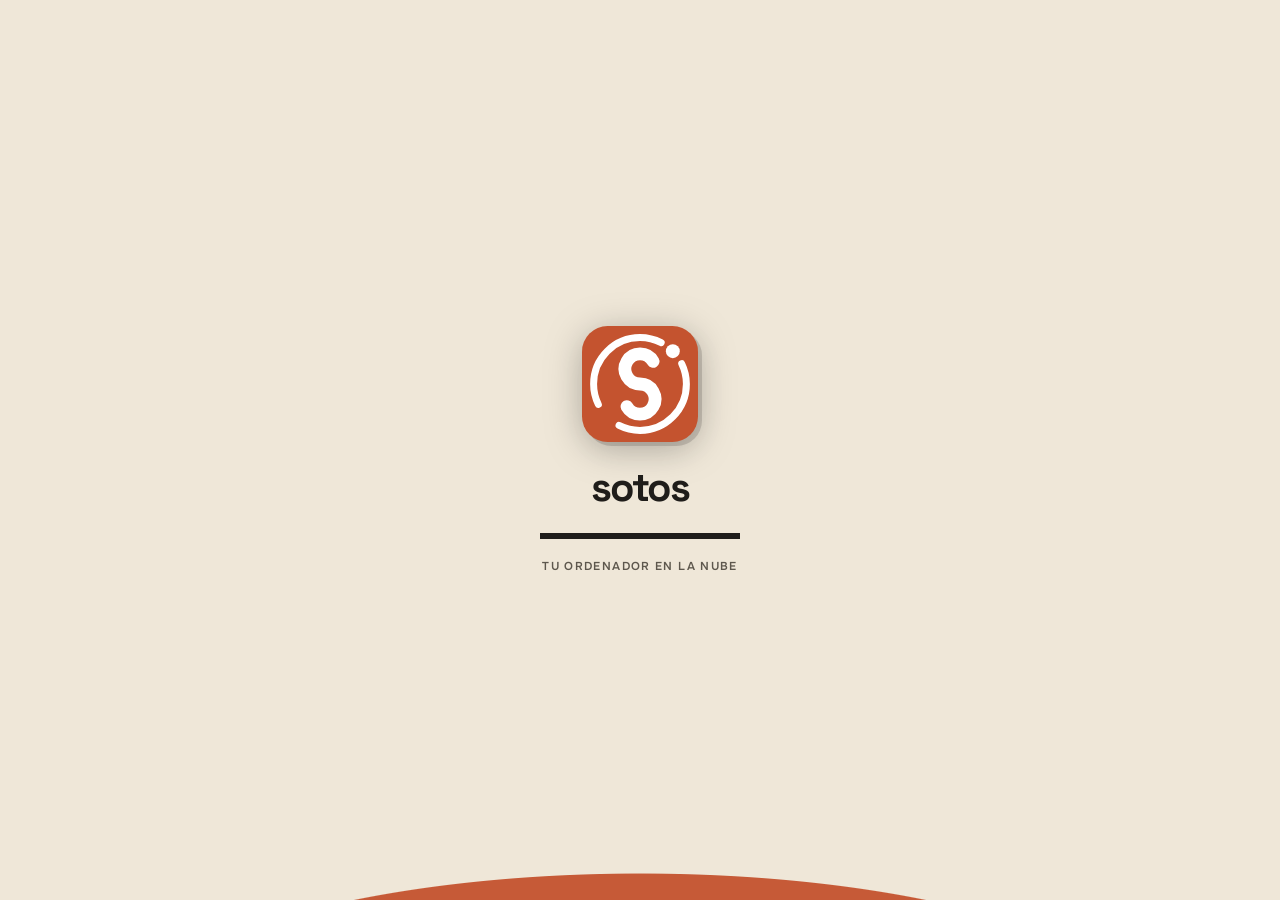
<file: index.html>
<!DOCTYPE html>
<html lang="es">
<head>
  <meta charset="UTF-8" />
  <meta name="viewport" content="width=device-width, initial-scale=1.0" />
  <meta name="author" content="Sebastian Sotomontes" />
  <title>Sotos OS — tu ordenador en la nube</title>
  <link rel="icon" href="data:image/svg+xml,%3Csvg%20xmlns%3D'http%3A%2F%2Fwww.w3.org%2F2000%2Fsvg'%20viewBox%3D'0%200%20100%20100'%3E%3Crect%20width%3D'100'%20height%3D'100'%20rx%3D'22'%20fill%3D'%23c4532f'%2F%3E%3Cg%20fill%3D'none'%20stroke%3D'%23fff'%20stroke-linecap%3D'round'%3E%3Ccircle%20cx%3D'50'%20cy%3D'50'%20r%3D'40'%20stroke-width%3D'6'%20stroke-dasharray%3D'100%2025.66'%20stroke-dashoffset%3D'18.5'%2F%3E%3Cpath%20d%3D'M61.3%2030.5%20A13%2013%200%201%200%2050%2050%20A13%2013%200%201%201%2038.7%2069.5'%20stroke-width%3D'11'%2F%3E%3C%2Fg%3E%3Ccircle%20cx%3D'78.3'%20cy%3D'21.7'%20r%3D'6'%20fill%3D'%23fff'%2F%3E%3C%2Fsvg%3E" />
  <script type="module" crossorigin src="./assets/index-NUmNNO2T.js"></script>
  <link rel="stylesheet" crossorigin href="./assets/index-YD_qAHR-.css">
</head>
<body>
  <!-- Sotos OS · © 2026 Sebastian Sotomontes -->
  <div id="root"></div>
</body>
</html>
</file>
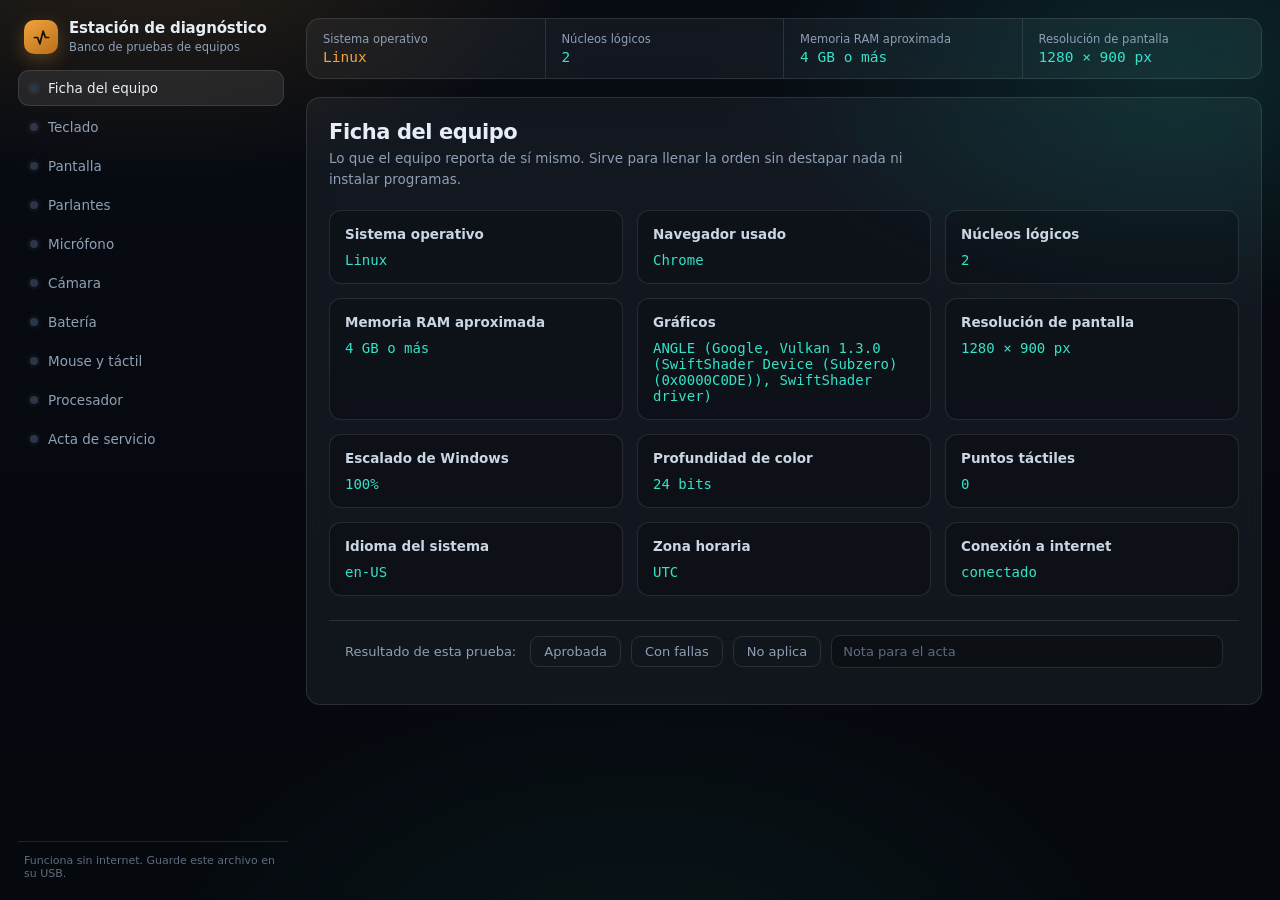
<file: apps/diagnostico/index.html>
<!DOCTYPE html>
<html lang="es">
<head>
<meta charset="utf-8">
<meta name="viewport" content="width=device-width, initial-scale=1">
<title>Estación de diagnóstico · sotomontessebas</title>
<style>
:root{
  --ink:#06090f;
  --ink-2:#0b1220;
  --glass:rgba(255,255,255,.055);
  --glass-2:rgba(255,255,255,.085);
  --line:rgba(255,255,255,.11);
  --text:#e6edf6;
  --muted:#8fa0b6;
  --amber:#f2a33c;
  --teal:#34e3c8;
  --ok:#4ade80;
  --fail:#fb7185;
  --skip:#64748b;
  --r:14px;
  --mono:ui-monospace,"Cascadia Mono","Consolas","SF Mono",monospace;
  --sans:system-ui,-apple-system,"Segoe UI",Roboto,"Helvetica Neue",sans-serif;
}
*{box-sizing:border-box}
html,body{height:100%}
body{
  margin:0;font-family:var(--sans);color:var(--text);
  background:var(--ink);
  -webkit-font-smoothing:antialiased;
}
body::before{
  content:"";position:fixed;inset:0;z-index:-1;
  background:
    radial-gradient(60vw 50vh at 12% -10%, rgba(242,163,60,.16), transparent 60%),
    radial-gradient(55vw 45vh at 92% 8%, rgba(52,227,200,.13), transparent 60%),
    radial-gradient(70vw 60vh at 50% 110%, rgba(52,227,200,.07), transparent 60%),
    linear-gradient(180deg,#070b12 0%,#05080d 100%);
}
button{font-family:inherit}
:focus-visible{outline:2px solid var(--teal);outline-offset:2px;border-radius:8px}

/* ---------- shell ---------- */
.shell{display:grid;grid-template-columns:270px 1fr;min-height:100%;gap:18px;padding:18px;max-width:1500px;margin:0 auto}
.rail{position:sticky;top:18px;align-self:start;height:calc(100vh - 36px);display:flex;flex-direction:column}
.brand{display:flex;align-items:center;gap:11px;padding:2px 6px 16px}
.mark{width:34px;height:34px;border-radius:10px;background:linear-gradient(145deg,var(--amber),#b8701d);display:grid;place-items:center;flex:none;box-shadow:0 6px 18px rgba(242,163,60,.28)}
.mark svg{width:19px;height:19px}
.brand h1{font-size:15px;margin:0;font-weight:640;letter-spacing:-.01em;line-height:1.15}
.brand p{margin:2px 0 0;font-size:11.5px;color:var(--muted)}

.navlist{flex:1;overflow:auto;display:flex;flex-direction:column;gap:3px;padding-right:4px}
.navlist::-webkit-scrollbar{width:6px}
.navlist::-webkit-scrollbar-thumb{background:rgba(255,255,255,.12);border-radius:99px}
.nav{display:flex;align-items:center;gap:10px;width:100%;text-align:left;background:transparent;border:1px solid transparent;color:var(--muted);padding:9px 11px;border-radius:11px;cursor:pointer;font-size:13.5px;transition:background .15s,color .15s}
.nav:hover{background:var(--glass);color:var(--text)}
.nav.on{background:var(--glass-2);border-color:var(--line);color:var(--text);backdrop-filter:blur(14px)}
.nav .dot{width:8px;height:8px;border-radius:99px;background:#2b3648;flex:none;box-shadow:0 0 0 3px rgba(255,255,255,.03)}
.nav[data-state="ok"] .dot{background:var(--ok);box-shadow:0 0 10px rgba(74,222,128,.55)}
.nav[data-state="fail"] .dot{background:var(--fail);box-shadow:0 0 10px rgba(251,113,133,.55)}
.nav[data-state="skip"] .dot{background:var(--skip)}
.nav .n{flex:1}
.railfoot{padding:12px 6px 2px;font-size:11px;color:#5e6c80;border-top:1px solid var(--line);margin-top:10px}

/* ---------- panels ---------- */
.stage{min-width:0;padding-bottom:40px}
.glass{background:var(--glass);border:1px solid var(--line);border-radius:var(--r);backdrop-filter:blur(18px) saturate(140%);-webkit-backdrop-filter:blur(18px) saturate(140%)}
.readout{display:flex;flex-wrap:wrap;gap:0;padding:0;overflow:hidden;margin-bottom:18px}
.cell{flex:1 1 150px;padding:13px 16px;border-right:1px solid var(--line);min-width:0}
.cell:last-child{border-right:0}
.cell .k{font-size:11.5px;color:var(--muted);margin-bottom:3px}
.cell .v{font-family:var(--mono);font-size:14.5px;color:var(--teal);white-space:nowrap;overflow:hidden;text-overflow:ellipsis}
.cell .v.amber{color:var(--amber)}

section.panel{display:none;padding:22px}
section.panel.on{display:block;animation:in .22s ease}
@keyframes in{from{opacity:0;transform:translateY(5px)}to{opacity:1;transform:none}}
@media (prefers-reduced-motion:reduce){section.panel.on{animation:none}}
.panel h2{margin:0 0 4px;font-size:21px;font-weight:620;letter-spacing:-.02em}
.panel .lead{margin:0 0 20px;color:var(--muted);font-size:13.5px;max-width:68ch;line-height:1.55}
.hint{font-size:12.5px;color:#7b8ba1;line-height:1.5}

.btn{background:var(--glass-2);border:1px solid var(--line);color:var(--text);padding:9px 15px;border-radius:10px;cursor:pointer;font-size:13.5px;transition:.15s}
.btn:hover{background:rgba(255,255,255,.14);border-color:rgba(255,255,255,.2)}
.btn.primary{background:linear-gradient(145deg,var(--amber),#d4832a);border-color:transparent;color:#1a1004;font-weight:600}
.btn.primary:hover{filter:brightness(1.08)}
.btn.teal{background:rgba(52,227,200,.14);border-color:rgba(52,227,200,.35);color:var(--teal)}
.btn.teal:hover{background:rgba(52,227,200,.22)}
.btn.sm{padding:6px 11px;font-size:12.5px}
.row{display:flex;flex-wrap:wrap;gap:9px;align-items:center}
.stack{display:flex;flex-direction:column;gap:14px}

/* verdict bar */
.verdict{margin-top:24px;padding:14px 16px;border-top:1px solid var(--line);display:flex;flex-wrap:wrap;gap:10px;align-items:center}
.verdict .q{font-size:13px;color:var(--muted);margin-right:4px}
.vbtn{border:1px solid var(--line);background:transparent;color:var(--muted);padding:7px 13px;border-radius:9px;cursor:pointer;font-size:13px}
.vbtn[data-v="ok"].on{background:rgba(74,222,128,.15);border-color:rgba(74,222,128,.45);color:var(--ok)}
.vbtn[data-v="fail"].on{background:rgba(251,113,133,.15);border-color:rgba(251,113,133,.45);color:var(--fail)}
.vbtn[data-v="skip"].on{background:rgba(148,163,184,.15);border-color:rgba(148,163,184,.4);color:#b6c2d1}
.vbtn:hover{color:var(--text)}
.note{flex:1;min-width:220px;background:rgba(0,0,0,.25);border:1px solid var(--line);border-radius:9px;color:var(--text);padding:8px 11px;font-size:13px;font-family:inherit}
.note::placeholder{color:#5e6c80}

/* keyboard */
.kbwrap{overflow-x:auto;padding:16px;border-radius:12px;background:rgba(0,0,0,.28);border:1px solid var(--line)}
.kb{display:flex;flex-direction:column;gap:6px;min-width:860px}
.kbrow{display:flex;gap:6px}
.kbgroup{display:flex;gap:18px;align-items:flex-start}
.key{height:40px;min-width:40px;border-radius:7px;background:rgba(255,255,255,.06);border:1px solid rgba(255,255,255,.09);border-bottom-width:2px;display:grid;place-items:center;font-size:11px;color:#b9c6d6;padding:0 5px;text-align:center;line-height:1.1;user-select:none;transition:background .08s,color .08s,transform .08s}
.key.hit{background:linear-gradient(145deg,rgba(52,227,200,.85),rgba(20,160,140,.9));color:#04140f;border-color:transparent;font-weight:600}
.key.down{transform:translateY(2px);background:var(--amber);color:#1a1004}
.key.gap{background:transparent;border:0}
.counter{font-family:var(--mono);font-size:13px;color:var(--muted)}
.counter b{color:var(--teal);font-weight:600}

/* screen swatches */
.swatches{display:grid;grid-template-columns:repeat(auto-fill,minmax(96px,1fr));gap:10px}
.sw{height:64px;border-radius:10px;border:1px solid var(--line);cursor:pointer;position:relative;overflow:hidden}
.sw span{position:absolute;left:8px;bottom:6px;font-size:11px;color:#fff;mix-blend-mode:difference}
#fs{position:fixed;inset:0;z-index:999;display:none;place-items:center;cursor:pointer}
#fs.on{display:grid}
#fs .tip{font-size:13px;color:rgba(128,128,128,.85);font-family:var(--mono);mix-blend-mode:difference;pointer-events:none}

/* meters */
.meter{height:12px;border-radius:99px;background:rgba(0,0,0,.35);border:1px solid var(--line);overflow:hidden}
.meter i{display:block;height:100%;width:0%;background:linear-gradient(90deg,var(--teal),var(--amber));transition:width .06s linear}
.bigval{font-family:var(--mono);font-size:30px;color:var(--teal);letter-spacing:-.02em}
.sub{font-size:12.5px;color:var(--muted)}
.grid2{display:grid;grid-template-columns:repeat(auto-fit,minmax(240px,1fr));gap:14px}
.card{padding:15px;border-radius:12px;background:rgba(0,0,0,.22);border:1px solid var(--line)}
.card h3{margin:0 0 10px;font-size:13.5px;font-weight:600;color:#cbd6e4}
video{width:100%;max-width:520px;border-radius:12px;background:#000;border:1px solid var(--line)}
canvas.pad{width:100%;height:230px;border-radius:12px;background:rgba(0,0,0,.3);border:1px solid var(--line);touch-action:none;display:block}
.chips{display:flex;gap:8px;flex-wrap:wrap}
.chip{font-family:var(--mono);font-size:12px;padding:5px 10px;border-radius:8px;background:rgba(0,0,0,.3);border:1px solid var(--line);color:var(--muted)}
.chip.on{background:rgba(52,227,200,.16);border-color:rgba(52,227,200,.4);color:var(--teal)}
.bars{display:flex;align-items:flex-end;gap:4px;height:110px;padding:10px;border-radius:12px;background:rgba(0,0,0,.28);border:1px solid var(--line)}
.bars i{flex:1;background:linear-gradient(180deg,var(--teal),rgba(52,227,200,.25));border-radius:3px 3px 0 0;min-height:2px}
.bars i.slow{background:linear-gradient(180deg,var(--fail),rgba(251,113,133,.25))}

/* form / acta */
.form{display:grid;grid-template-columns:repeat(auto-fit,minmax(230px,1fr));gap:13px}
.field label{display:block;font-size:12px;color:var(--muted);margin-bottom:5px}
.field input,.field select,.field textarea{width:100%;background:rgba(0,0,0,.3);border:1px solid var(--line);border-radius:9px;color:var(--text);padding:9px 11px;font-size:13.5px;font-family:inherit}
.field textarea{min-height:76px;resize:vertical;line-height:1.5}
.field.wide{grid-column:1/-1}
.sigbox{background:#fff;border-radius:10px;overflow:hidden}
canvas.sig{width:100%;height:120px;display:block;touch-action:none;cursor:crosshair}
table.res{width:100%;border-collapse:collapse;font-size:13px}
table.res th,table.res td{text-align:left;padding:8px 10px;border-bottom:1px solid var(--line)}
table.res th{color:var(--muted);font-weight:500;font-size:12px}
.tag{font-size:11.5px;padding:3px 9px;border-radius:99px;border:1px solid}
.tag.ok{color:var(--ok);border-color:rgba(74,222,128,.4);background:rgba(74,222,128,.1)}
.tag.fail{color:var(--fail);border-color:rgba(251,113,133,.4);background:rgba(251,113,133,.1)}
.tag.skip,.tag.pend{color:#9aa8ba;border-color:var(--line);background:rgba(255,255,255,.04)}

@media (max-width:900px){
  .shell{grid-template-columns:1fr;padding:12px}
  .rail{position:static;height:auto}
  .navlist{flex-direction:row;overflow-x:auto;padding-bottom:8px}
  .nav{white-space:nowrap}
  .railfoot{display:none}
}

/* ---------- impresión ---------- */
#paper{display:none}
@media print{
  body{background:#fff;color:#000}
  body::before{display:none}
  .shell{display:none}
  #paper{display:block;font-size:12px;color:#000;padding:0;max-width:none}
  #paper h1{font-size:19px;margin:0 0 2px}
  #paper .sub{color:#555}
  #paper table{width:100%;border-collapse:collapse;margin-top:10px}
  #paper th,#paper td{border:1px solid #bbb;padding:5px 7px;text-align:left;font-size:11px}
  #paper th{background:#f1f1f1}
  #paper .two{display:flex;gap:26px;margin-top:22px}
  #paper .two div{flex:1;text-align:center}
  #paper .two img{max-height:80px;border-bottom:1px solid #000;width:100%;object-fit:contain}
  #paper .hdr{display:flex;justify-content:space-between;align-items:flex-start;border-bottom:2px solid #000;padding-bottom:7px}
  @page{margin:14mm}
}
</style>
</head>
<body>

<div class="shell" id="app">
  <aside class="rail">
    <div class="brand">
      <div class="mark" aria-hidden="true">
        <svg viewBox="0 0 24 24" fill="none" stroke="#1a1004" stroke-width="2.2" stroke-linecap="round" stroke-linejoin="round"><path d="M3 12h4l3 8 4-16 3 8h4"/></svg>
      </div>
      <div>
        <h1>Estación de diagnóstico</h1>
        <p>Banco de pruebas de equipos</p>
      </div>
    </div>

    <div class="navlist" id="navlist"></div>

    <div class="railfoot">
      Funciona sin internet. Guarde este archivo en su USB.
    </div>
  </aside>

  <main class="stage">
    <div class="readout glass" id="readout"></div>

    <!-- ============ SISTEMA ============ -->
    <section class="panel glass on" id="p-sistema">
      <h2>Ficha del equipo</h2>
      <p class="lead">Lo que el equipo reporta de sí mismo. Sirve para llenar la orden sin destapar nada ni instalar programas.</p>
      <div class="grid2" id="sysgrid"></div>
      <div class="verdict" data-for="sistema"></div>
    </section>

    <!-- ============ TECLADO ============ -->
    <section class="panel glass" id="p-teclado">
      <h2>Teclado</h2>
      <p class="lead">Presione cada tecla; se pinta en verde al registrarse. Las que queden grises no están llegando al sistema. La tecla Windows no puede capturarse desde el navegador, pruébela aparte.</p>
      <div class="row" style="margin-bottom:14px">
        <button class="btn sm" id="kbreset">Reiniciar prueba</button>
        <span class="counter" id="kbcount"><b>0</b> de 0 teclas</span>
      </div>
      <div class="kbwrap"><div class="kb" id="kb"></div></div>
      <div class="verdict" data-for="teclado"></div>
    </section>

    <!-- ============ PANTALLA ============ -->
    <section class="panel glass" id="p-pantalla">
      <h2>Pantalla</h2>
      <p class="lead">Abre a pantalla completa. Haga clic o use las flechas para cambiar de color; salga con Esc. Busque puntos fijos, manchas, líneas verticales y zonas con brillo desparejo.</p>
      <div class="swatches" id="swatches"></div>
      <p class="hint" style="margin-top:14px">Un punto negro sobre fondo blanco es píxel muerto. Un punto de color fijo sobre negro es píxel atascado y a veces se recupera con el patrón animado.</p>
      <div class="verdict" data-for="pantalla"></div>
    </section>

    <!-- ============ AUDIO ============ -->
    <section class="panel glass" id="p-audio">
      <h2>Parlantes</h2>
      <p class="lead">Genera un tono por canal para confirmar que ambos parlantes suenan, sin distorsión ni zumbido.</p>
      <div class="row" style="margin-bottom:16px">
        <button class="btn teal" data-pan="-1">Solo izquierdo</button>
        <button class="btn teal" data-pan="1">Solo derecho</button>
        <button class="btn teal" data-pan="0">Ambos</button>
        <button class="btn" id="sweep">Barrido 100 Hz → 12 kHz</button>
        <button class="btn" id="stopaudio">Detener</button>
      </div>
      <div class="card" style="max-width:420px">
        <h3>Frecuencia</h3>
        <input type="range" id="freq" min="60" max="12000" value="440" step="10" style="width:100%">
        <div class="row" style="justify-content:space-between;margin-top:8px">
          <span class="bigval" id="freqval">440 Hz</span>
          <span class="sub" id="audiostate">en silencio</span>
        </div>
      </div>
      <div class="verdict" data-for="audio"></div>
    </section>

    <!-- ============ MICRÓFONO ============ -->
    <section class="panel glass" id="p-microfono">
      <h2>Micrófono</h2>
      <p class="lead">Mide el nivel de entrada en vivo y graba cinco segundos para escuchar cómo se oye realmente.</p>
      <div class="row" style="margin-bottom:16px">
        <button class="btn primary" id="micstart">Activar micrófono</button>
        <button class="btn" id="micrec" disabled>Grabar 5 segundos</button>
        <button class="btn" id="micstop" disabled>Apagar</button>
      </div>
      <div class="card" style="max-width:520px">
        <h3>Nivel de entrada</h3>
        <div class="meter"><i id="miclevel"></i></div>
        <div class="row" style="justify-content:space-between;margin-top:10px">
          <span class="sub" id="micstate">sin activar</span>
          <span class="counter" id="micpeak">pico <b>0</b>%</span>
        </div>
        <audio id="micplay" controls style="width:100%;margin-top:12px;display:none"></audio>
      </div>
      <div class="verdict" data-for="microfono"></div>
    </section>

    <!-- ============ CÁMARA ============ -->
    <section class="panel glass" id="p-camara">
      <h2>Cámara</h2>
      <p class="lead">Vista en vivo para revisar enfoque, color y si el obturador físico está cerrado.</p>
      <div class="row" style="margin-bottom:14px">
        <button class="btn primary" id="camstart">Encender cámara</button>
        <select id="camlist" class="btn" style="display:none"></select>
        <button class="btn" id="camstop" disabled>Apagar</button>
      </div>
      <video id="cam" autoplay playsinline muted></video>
      <div class="verdict" data-for="camara"></div>
    </section>

    <!-- ============ BATERÍA ============ -->
    <section class="panel glass" id="p-bateria">
      <h2>Batería</h2>
      <p class="lead">Carga actual y estado reportado por el equipo. Para salud real de la celda use el informe de batería de Windows; aquí queda el dato del momento.</p>
      <div class="grid2" id="batgrid"></div>
      <div class="card" style="margin-top:14px">
        <h3>Informe completo en Windows</h3>
        <p class="hint">Abra el símbolo del sistema como administrador y ejecute:</p>
        <p style="font-family:var(--mono);font-size:13px;color:var(--amber);margin:8px 0 0">powercfg /batteryreport /output C:\informe.html</p>
      </div>
      <div class="verdict" data-for="bateria"></div>
    </section>

    <!-- ============ MOUSE / TÁCTIL ============ -->
    <section class="panel glass" id="p-puntero">
      <h2>Mouse y panel táctil</h2>
      <p class="lead">Dibuje sobre el área para detectar saltos del cursor, y use los botones y la rueda para confirmar que responden.</p>
      <canvas class="pad" id="pad"></canvas>
      <div class="row" style="margin-top:14px">
        <button class="btn sm" id="padclear">Limpiar</button>
        <div class="chips">
          <span class="chip" id="c-left">clic izquierdo</span>
          <span class="chip" id="c-middle">clic central</span>
          <span class="chip" id="c-right">clic derecho</span>
          <span class="chip" id="c-dbl">doble clic</span>
          <span class="chip" id="c-wheel">rueda</span>
          <span class="chip" id="c-multi">multitáctil</span>
        </div>
      </div>
      <div class="verdict" data-for="puntero"></div>
    </section>

    <!-- ============ CPU ============ -->
    <section class="panel glass" id="p-cpu">
      <h2>Procesador</h2>
      <p class="lead">Carga el procesador en ciclos cortos y grafica el rendimiento de cada uno. Si las barras caen y se quedan abajo, el equipo está recalentando o limitando frecuencia: pasta térmica y ventilación.</p>
      <div class="row" style="margin-bottom:16px">
        <button class="btn primary" id="cpurun">Prueba corta (15 s)</button>
        <button class="btn" id="cpulong">Prueba de calor (60 s)</button>
        <button class="btn" id="cpustop" disabled>Detener</button>
      </div>
      <div class="grid2" style="margin-bottom:14px">
        <div class="card"><h3>Rendimiento actual</h3><div class="bigval" id="cpunow">—</div><div class="sub">millones de operaciones por segundo</div></div>
        <div class="card"><h3>Caída desde el máximo</h3><div class="bigval" id="cpudrop">—</div><div class="sub">más de 25% sostenido sugiere sobrecalentamiento</div></div>
      </div>
      <div class="bars" id="cpubars"></div>
      <div class="verdict" data-for="cpu"></div>
    </section>

    <!-- ============ ACTA ============ -->
    <section class="panel glass" id="p-acta">
      <h2>Acta de recepción y entrega</h2>
      <p class="lead">Llene los datos, firme con el cliente y genere el documento. Se imprime o se guarda como PDF desde el mismo diálogo.</p>

      <div class="form">
        <div class="field"><label for="f-tipo">Tipo de acta</label>
          <select id="f-tipo"><option>Recepción del equipo</option><option>Entrega del equipo</option><option>Diagnóstico en sitio</option></select></div>
        <div class="field"><label for="f-orden">Número de orden</label><input id="f-orden" placeholder="OS-0001"></div>
        <div class="field"><label for="f-fecha">Fecha</label><input id="f-fecha" type="date"></div>
        <div class="field"><label for="f-cliente">Cliente</label><input id="f-cliente" placeholder="Nombre completo"></div>
        <div class="field"><label for="f-doc">Documento o NIT</label><input id="f-doc"></div>
        <div class="field"><label for="f-tel">Teléfono</label><input id="f-tel"></div>
        <div class="field"><label for="f-equipo">Equipo</label><input id="f-equipo" placeholder="Portátil, torre, todo en uno"></div>
        <div class="field"><label for="f-marca">Marca y modelo</label><input id="f-marca"></div>
        <div class="field"><label for="f-serial">Serial</label><input id="f-serial"></div>
        <div class="field wide"><label for="f-acc">Accesorios que se reciben</label><input id="f-acc" placeholder="Cargador, maletín, mouse, clave de acceso"></div>
        <div class="field wide"><label for="f-motivo">Falla reportada por el cliente</label><textarea id="f-motivo"></textarea></div>
        <div class="field wide"><label for="f-obs">Observaciones del técnico</label><textarea id="f-obs" placeholder="Estado físico, golpes, tornillos faltantes, riesgos advertidos al cliente"></textarea></div>
        <div class="field"><label for="f-tec">Técnico responsable</label><input id="f-tec" value="Sebastián Sotomontes"></div>
        <div class="field"><label for="f-valor">Valor aproximado</label><input id="f-valor" placeholder="$ 0"></div>
      </div>

      <div class="grid2" style="margin-top:18px">
        <div class="card"><h3>Firma del cliente</h3><div class="sigbox"><canvas class="sig" id="sig1"></canvas></div><button class="btn sm" style="margin-top:9px" data-clear="sig1">Borrar firma</button></div>
        <div class="card"><h3>Firma del técnico</h3><div class="sigbox"><canvas class="sig" id="sig2"></canvas></div><button class="btn sm" style="margin-top:9px" data-clear="sig2">Borrar firma</button></div>
      </div>

      <h3 style="margin:24px 0 8px;font-size:14px;color:#cbd6e4">Resultados registrados</h3>
      <table class="res" id="restable"></table>

      <div class="row" style="margin-top:20px">
        <button class="btn primary" id="print">Generar acta</button>
        <button class="btn" id="export">Guardar copia en JSON</button>
        <button class="btn" id="reset">Vaciar todo</button>
      </div>
    </section>
  </main>
</div>

<div id="fs"><span class="tip">clic o flechas para cambiar · Esc para salir</span></div>

<!-- documento imprimible -->
<div id="paper"></div>

<script>
"use strict";

/* ============================================================
   Estado y navegación
   ============================================================ */
const TESTS = [
  {id:"sistema",   n:"Ficha del equipo"},
  {id:"teclado",   n:"Teclado"},
  {id:"pantalla",  n:"Pantalla"},
  {id:"audio",     n:"Parlantes"},
  {id:"microfono", n:"Micrófono"},
  {id:"camara",    n:"Cámara"},
  {id:"bateria",   n:"Batería"},
  {id:"puntero",   n:"Mouse y táctil"},
  {id:"cpu",       n:"Procesador"},
  {id:"acta",      n:"Acta de servicio"}
];

const state = { results:{}, sys:{} };
TESTS.forEach(t => { if(t.id!=="acta") state.results[t.id] = {v:null, note:""}; });

const $  = s => document.querySelector(s);
const $$ = s => Array.from(document.querySelectorAll(s));

const navlist = $("#navlist");
TESTS.forEach((t,i) => {
  const b = document.createElement("button");
  b.className = "nav" + (i===0 ? " on" : "");
  b.dataset.id = t.id;
  b.innerHTML = '<span class="dot"></span><span class="n"></span>';
  b.querySelector(".n").textContent = t.n;
  b.addEventListener("click", () => go(t.id));
  navlist.appendChild(b);
});

let current = "sistema";
function go(id){
  current = id;
  $$(".nav").forEach(n => n.classList.toggle("on", n.dataset.id===id));
  $$(".panel").forEach(p => p.classList.toggle("on", p.id==="p"+"-"+id));
  if(id==="acta") drawResults();
  window.scrollTo({top:0,behavior:"instant"});
}

/* barras de veredicto */
$$(".verdict").forEach(v => {
  const id = v.dataset.for;
  v.innerHTML =
    '<span class="q">Resultado de esta prueba:</span>' +
    '<button class="vbtn" data-v="ok">Aprobada</button>' +
    '<button class="vbtn" data-v="fail">Con fallas</button>' +
    '<button class="vbtn" data-v="skip">No aplica</button>' +
    '<input class="note" placeholder="Nota para el acta">';
  v.querySelectorAll(".vbtn").forEach(b => b.addEventListener("click", () => {
    const val = b.dataset.v;
    state.results[id].v = (state.results[id].v===val) ? null : val;
    v.querySelectorAll(".vbtn").forEach(x => x.classList.toggle("on", x.dataset.v===state.results[id].v));
    paintDot(id);
    save();
  }));
  v.querySelector(".note").addEventListener("input", e => { state.results[id].note = e.target.value; save(); });
});

function paintDot(id){
  const n = $('.nav[data-id="'+id+'"]');
  if(!n) return;
  if(state.results[id] && state.results[id].v) n.dataset.state = state.results[id].v;
  else delete n.dataset.state;
}

/* ============================================================
   Ficha del equipo
   ============================================================ */
function gpuInfo(){
  try{
    const c = document.createElement("canvas");
    const gl = c.getContext("webgl") || c.getContext("experimental-webgl");
    if(!gl) return "no disponible";
    const ext = gl.getExtension("WEBGL_debug_renderer_info");
    return ext ? gl.getParameter(ext.UNMASKED_RENDERER_WEBGL) : (gl.getParameter(gl.RENDERER) || "no disponible");
  }catch(e){ return "no disponible"; }
}
function osGuess(){
  const u = navigator.userAgent;
  if(/Windows NT 10/.test(u)) return "Windows 10 u 11";
  if(/Windows NT 6.1/.test(u)) return "Windows 7";
  if(/Windows/.test(u)) return "Windows";
  if(/Mac OS X/.test(u)) return "macOS";
  if(/Android/.test(u)) return "Android";
  if(/iPhone|iPad/.test(u)) return "iOS / iPadOS";
  if(/Linux/.test(u)) return "Linux";
  return "no identificado";
}
function browserGuess(){
  const u = navigator.userAgent;
  if(/Edg\//.test(u)) return "Edge";
  if(/OPR\//.test(u)) return "Opera";
  if(/Chrome\//.test(u)) return "Chrome";
  if(/Firefox\//.test(u)) return "Firefox";
  if(/Safari\//.test(u)) return "Safari";
  return "otro";
}
(function buildSys(){
  const s = state.sys = {
    "Sistema operativo": osGuess(),
    "Navegador usado": browserGuess(),
    "Núcleos lógicos": (navigator.hardwareConcurrency || "no reportado") + "",
    "Memoria RAM aproximada": navigator.deviceMemory ? navigator.deviceMemory + " GB o más" : "no reportada",
    "Gráficos": gpuInfo(),
    "Resolución de pantalla": screen.width + " × " + screen.height + " px",
    "Escalado de Windows": Math.round((window.devicePixelRatio||1)*100) + "%",
    "Profundidad de color": (screen.colorDepth||24) + " bits",
    "Puntos táctiles": (navigator.maxTouchPoints||0) + "",
    "Idioma del sistema": navigator.language || "—",
    "Zona horaria": (Intl.DateTimeFormat().resolvedOptions().timeZone || "—"),
    "Conexión a internet": navigator.onLine ? "conectado" : "sin conexión"
  };
  const top = ["Sistema operativo","Núcleos lógicos","Memoria RAM aproximada","Resolución de pantalla"];
  $("#readout").innerHTML = top.map(k =>
    '<div class="cell"><div class="k">'+k+'</div><div class="v'+(k==="Sistema operativo"?" amber":"")+'">'+esc(s[k])+'</div></div>'
  ).join("");
  $("#sysgrid").innerHTML = Object.keys(s).map(k =>
    '<div class="card"><h3>'+k+'</h3><div style="font-family:var(--mono);font-size:14px;color:var(--teal);word-break:break-word">'+esc(s[k])+'</div></div>'
  ).join("");
})();
function esc(t){ return String(t).replace(/[&<>"]/g, c => ({"&":"&amp;","<":"&lt;",">":"&gt;",'"':"&quot;"}[c])); }

/* ============================================================
   Teclado
   ============================================================ */
const K = (c,l,w) => ({c:c,l:l,w:w||1});
const KB_ROWS = [
  [K("Escape","Esc"),K("","",0.5),K("F1","F1"),K("F2","F2"),K("F3","F3"),K("F4","F4"),K("","",0.4),K("F5","F5"),K("F6","F6"),K("F7","F7"),K("F8","F8"),K("","",0.4),K("F9","F9"),K("F10","F10"),K("F11","F11"),K("F12","F12"),K("","",0.4),K("Delete","Supr"),K("Home","Inicio"),K("End","Fin")],
  [K("Backquote","|°¬"),K("Digit1","1"),K("Digit2","2"),K("Digit3","3"),K("Digit4","4"),K("Digit5","5"),K("Digit6","6"),K("Digit7","7"),K("Digit8","8"),K("Digit9","9"),K("Digit0","0"),K("Minus","'?"),K("Equal","¡¿"),K("Backspace","Retro",2),K("","",0.4),K("NumLock","Bloq"),K("NumpadDivide","/"),K("NumpadMultiply","*"),K("NumpadSubtract","-")],
  [K("Tab","Tab",1.5),K("KeyQ","Q"),K("KeyW","W"),K("KeyE","E"),K("KeyR","R"),K("KeyT","T"),K("KeyY","Y"),K("KeyU","U"),K("KeyI","I"),K("KeyO","O"),K("KeyP","P"),K("BracketLeft","´¨"),K("BracketRight","+*"),K("Enter","Enter",1.5),K("","",0.4),K("Numpad7","7"),K("Numpad8","8"),K("Numpad9","9"),K("NumpadAdd","+")],
  [K("CapsLock","Bloq Mayús",1.8),K("KeyA","A"),K("KeyS","S"),K("KeyD","D"),K("KeyF","F"),K("KeyG","G"),K("KeyH","H"),K("KeyJ","J"),K("KeyK","K"),K("KeyL","L"),K("Semicolon","Ñ"),K("Quote","{["),K("Backslash","}]"),K("","",0.7),K("","",0.4),K("Numpad4","4"),K("Numpad5","5"),K("Numpad6","6"),K("NumpadEnter","Ent")],
  [K("ShiftLeft","Shift",1.4),K("IntlBackslash","<>"),K("KeyZ","Z"),K("KeyX","X"),K("KeyC","C"),K("KeyV","V"),K("KeyB","B"),K("KeyN","N"),K("KeyM","M"),K("Comma",",;"),K("Period",".:"),K("Slash","-_"),K("ShiftRight","Shift",1.9),K("","",0.4),K("Numpad1","1"),K("Numpad2","2"),K("Numpad3","3"),K("","",0.4),K("ArrowUp","↑")],
  [K("ControlLeft","Ctrl",1.3),K("MetaLeft","Win"),K("AltLeft","Alt"),K("Space","Espacio",6),K("AltRight","Alt Gr"),K("ContextMenu","Menú"),K("ControlRight","Ctrl",1.3),K("","",0.4),K("Numpad0","0",2),K("NumpadDecimal","."),K("","",0.4),K("ArrowLeft","←"),K("ArrowDown","↓"),K("ArrowRight","→")]
];
const kbEl = $("#kb");
let kbTotal = 0, kbHit = new Set();
KB_ROWS.forEach(row => {
  const r = document.createElement("div");
  r.className = "kbrow";
  row.forEach(k => {
    const d = document.createElement("div");
    const empty = !k.c;
    d.className = "key" + (empty ? " gap" : "");
    d.style.flex = k.w + " 0 auto";
    d.style.minWidth = (40*k.w + 6*(k.w-1)) + "px";
    if(!empty){ d.dataset.code = k.c; d.textContent = k.l; kbTotal++; }
    r.appendChild(d);
  });
  kbEl.appendChild(r);
});
function kbCount(){ $("#kbcount").innerHTML = "<b>"+kbHit.size+"</b> de "+kbTotal+" teclas"; }
kbCount();
document.addEventListener("keydown", e => {
  if(current!=="teclado") return;
  const tgt = e.target;
  if(tgt && (tgt.tagName==="INPUT"||tgt.tagName==="TEXTAREA"||tgt.tagName==="SELECT")) return;
  const el = kbEl.querySelector('[data-code="'+CSS.escape(e.code)+'"]');
  if(el){ e.preventDefault(); el.classList.add("hit","down"); kbHit.add(e.code); kbCount(); }
});
document.addEventListener("keyup", e => {
  const el = kbEl.querySelector('[data-code="'+CSS.escape(e.code)+'"]');
  if(el) el.classList.remove("down");
});
$("#kbreset").addEventListener("click", () => {
  kbHit.clear();
  kbEl.querySelectorAll(".key").forEach(k => k.classList.remove("hit","down"));
  kbCount();
});

/* ============================================================
   Pantalla
   ============================================================ */
const SW = [
  {n:"Blanco", c:"#ffffff"}, {n:"Negro", c:"#000000"}, {n:"Rojo", c:"#ff0000"},
  {n:"Verde", c:"#00ff00"}, {n:"Azul", c:"#0000ff"}, {n:"Cian", c:"#00ffff"},
  {n:"Magenta", c:"#ff00ff"}, {n:"Amarillo", c:"#ffff00"}, {n:"Gris medio", c:"#808080"},
  {n:"Degradado", c:"linear-gradient(90deg,#000,#fff)"},
  {n:"Cuadrícula", c:"repeating-conic-gradient(#000 0% 25%, #fff 0% 50%) 50%/22px 22px"},
  {n:"Antipíxel", c:"anim"}
];
const fs = $("#fs");
let swIdx = 0, animTimer = null;
$("#swatches").innerHTML = SW.map((s,i) =>
  '<div class="sw" data-i="'+i+'" style="background:'+(s.c==="anim"?"#111":s.c)+'"><span>'+s.n+'</span></div>'
).join("");
$$(".sw").forEach(el => el.addEventListener("click", () => openFs(+el.dataset.i)));
function paintFs(){
  const s = SW[swIdx];
  clearInterval(animTimer); animTimer = null;
  if(s.c==="anim"){
    const cols = ["#ff0000","#00ff00","#0000ff","#ffffff","#000000"];
    let i = 0;
    animTimer = setInterval(() => { fs.style.background = cols[i++ % cols.length]; }, 90);
  } else fs.style.background = s.c;
}
function openFs(i){
  swIdx = i; fs.classList.add("on"); paintFs();
  if(document.documentElement.requestFullscreen) document.documentElement.requestFullscreen().catch(()=>{});
}
function closeFs(){
  fs.classList.remove("on");
  clearInterval(animTimer); animTimer = null;
  if(document.fullscreenElement && document.exitFullscreen) document.exitFullscreen().catch(()=>{});
}
fs.addEventListener("click", () => { swIdx = (swIdx+1) % SW.length; paintFs(); });
document.addEventListener("keydown", e => {
  if(!fs.classList.contains("on")) return;
  if(e.key==="Escape"){ closeFs(); }
  else if(e.key==="ArrowRight"||e.key===" "){ e.preventDefault(); swIdx=(swIdx+1)%SW.length; paintFs(); }
  else if(e.key==="ArrowLeft"){ e.preventDefault(); swIdx=(swIdx-1+SW.length)%SW.length; paintFs(); }
});

/* ============================================================
   Parlantes
   ============================================================ */
let ac = null, osc = null, gain = null, panner = null, sweepTimer = null;
function audioOn(pan){
  if(!ac) ac = new (window.AudioContext||window.webkitAudioContext)();
  if(ac.state==="suspended") ac.resume();
  audioOff(true);
  osc = ac.createOscillator();
  gain = ac.createGain();
  osc.type = "sine";
  osc.frequency.value = +$("#freq").value;
  gain.gain.value = 0.12;
  if(ac.createStereoPanner){ panner = ac.createStereoPanner(); panner.pan.value = pan; osc.connect(gain).connect(panner).connect(ac.destination); }
  else osc.connect(gain).connect(ac.destination);
  osc.start();
  const t = pan<0 ? "izquierdo" : pan>0 ? "derecho" : "ambos canales";
  $("#audiostate").textContent = "sonando en " + t;
}
function audioOff(quiet){
  clearInterval(sweepTimer); sweepTimer = null;
  if(osc){ try{ osc.stop(); }catch(e){} osc.disconnect(); osc = null; }
  if(!quiet) $("#audiostate").textContent = "en silencio";
}
$$("[data-pan]").forEach(b => b.addEventListener("click", () => audioOn(+b.dataset.pan)));
$("#stopaudio").addEventListener("click", () => audioOff());
$("#freq").addEventListener("input", e => {
  $("#freqval").textContent = e.target.value + " Hz";
  if(osc) osc.frequency.value = +e.target.value;
});
$("#sweep").addEventListener("click", () => {
  audioOn(0);
  let f = 100;
  $("#audiostate").textContent = "barrido en curso";
  sweepTimer = setInterval(() => {
    f = Math.round(f * 1.06);
    if(f > 12000){ audioOff(); return; }
    $("#freq").value = Math.min(f,12000);
    $("#freqval").textContent = f + " Hz";
    if(osc) osc.frequency.value = f;
  }, 60);
});

/* ============================================================
   Micrófono
   ============================================================ */
let micStream = null, micRaf = null, micRec = null, micPeak = 0;
$("#micstart").addEventListener("click", async () => {
  try{
    micStream = await navigator.mediaDevices.getUserMedia({audio:true});
    if(!ac) ac = new (window.AudioContext||window.webkitAudioContext)();
    if(ac.state==="suspended") ac.resume();
    const src = ac.createMediaStreamSource(micStream);
    const an = ac.createAnalyser(); an.fftSize = 1024;
    src.connect(an);
    const buf = new Uint8Array(an.fftSize);
    $("#micstate").textContent = "escuchando";
    $("#micrec").disabled = false; $("#micstop").disabled = false; $("#micstart").disabled = true;
    (function loop(){
      an.getByteTimeDomainData(buf);
      let sum = 0;
      for(let i=0;i<buf.length;i++){ const v=(buf[i]-128)/128; sum += v*v; }
      const rms = Math.min(100, Math.round(Math.sqrt(sum/buf.length)*320));
      $("#miclevel").style.width = rms + "%";
      if(rms > micPeak){ micPeak = rms; $("#micpeak").innerHTML = "pico <b>"+rms+"</b>%"; }
      micRaf = requestAnimationFrame(loop);
    })();
  }catch(err){
    $("#micstate").textContent = "el navegador negó el acceso al micrófono";
  }
});
$("#micrec").addEventListener("click", () => {
  if(!micStream || !window.MediaRecorder) return;
  const chunks = [];
  micRec = new MediaRecorder(micStream);
  micRec.ondataavailable = e => chunks.push(e.data);
  micRec.onstop = () => {
    const url = URL.createObjectURL(new Blob(chunks));
    const a = $("#micplay"); a.src = url; a.style.display = "block";
    $("#micstate").textContent = "grabación lista, reprodúzcala";
  };
  micRec.start();
  $("#micstate").textContent = "grabando…";
  setTimeout(() => { if(micRec && micRec.state!=="inactive") micRec.stop(); }, 5000);
});
$("#micstop").addEventListener("click", () => {
  if(micRaf) cancelAnimationFrame(micRaf);
  if(micStream) micStream.getTracks().forEach(t => t.stop());
  micStream = null; micPeak = 0;
  $("#miclevel").style.width = "0%";
  $("#micstate").textContent = "apagado";
  $("#micstart").disabled = false; $("#micrec").disabled = true; $("#micstop").disabled = true;
});

/* ============================================================
   Cámara
   ============================================================ */
let camStream = null;
$("#camstart").addEventListener("click", async () => {
  try{
    camStream = await navigator.mediaDevices.getUserMedia({video:true});
    $("#cam").srcObject = camStream;
    $("#camstop").disabled = false; $("#camstart").disabled = true;
    const devs = (await navigator.mediaDevices.enumerateDevices()).filter(d => d.kind==="videoinput");
    if(devs.length > 1){
      const sel = $("#camlist");
      sel.style.display = "inline-block";
      sel.innerHTML = devs.map((d,i) => '<option value="'+d.deviceId+'">'+esc(d.label || ("Cámara "+(i+1)))+'</option>').join("");
      sel.onchange = async () => {
        if(camStream) camStream.getTracks().forEach(t => t.stop());
        camStream = await navigator.mediaDevices.getUserMedia({video:{deviceId:{exact:sel.value}}});
        $("#cam").srcObject = camStream;
      };
    }
  }catch(err){ alert("No se pudo abrir la cámara: " + err.name); }
});
$("#camstop").addEventListener("click", () => {
  if(camStream) camStream.getTracks().forEach(t => t.stop());
  camStream = null; $("#cam").srcObject = null;
  $("#camstop").disabled = true; $("#camstart").disabled = false;
});

/* ============================================================
   Batería
   ============================================================ */
(function bat(){
  const g = $("#batgrid");
  if(!navigator.getBattery){
    g.innerHTML = '<div class="card"><h3>No disponible</h3><div class="sub">Este navegador no entrega datos de batería. Use Chrome o Edge, o el informe de powercfg.</div></div>';
    return;
  }
  navigator.getBattery().then(b => {
    const fmt = s => (!isFinite(s) || s===0) ? "—" : Math.floor(s/3600)+" h "+Math.floor((s%3600)/60)+" min";
    const render = () => {
      g.innerHTML =
        '<div class="card"><h3>Carga actual</h3><div class="bigval">'+Math.round(b.level*100)+'%</div></div>'+
        '<div class="card"><h3>Estado</h3><div class="bigval" style="color:var(--amber)">'+(b.charging?"Cargando":"En batería")+'</div></div>'+
        '<div class="card"><h3>Tiempo para carga completa</h3><div class="bigval">'+fmt(b.chargingTime)+'</div></div>'+
        '<div class="card"><h3>Autonomía restante</h3><div class="bigval">'+fmt(b.dischargingTime)+'</div></div>';
    };
    render();
    ["levelchange","chargingchange","chargingtimechange","dischargingtimechange"].forEach(ev => b.addEventListener(ev, render));
  }).catch(() => { g.innerHTML = '<div class="card"><h3>No disponible</h3><div class="sub">El equipo no reportó batería. Puede ser de escritorio.</div></div>'; });
})();

/* ============================================================
   Mouse y táctil
   ============================================================ */
(function pad(){
  const c = $("#pad"), ctx = c.getContext("2d");
  const pts = new Map();
  function size(){
    const dpr = window.devicePixelRatio || 1;
    c.width = c.clientWidth * dpr; c.height = c.clientHeight * dpr;
    ctx.setTransform(dpr,0,0,dpr,0,0);
    ctx.lineCap = "round"; ctx.lineJoin = "round"; ctx.lineWidth = 2.2;
  }
  window.addEventListener("resize", size);
  setTimeout(size, 60);
  const mark = id => { const el = $("#"+id); if(el) el.classList.add("on"); };
  c.addEventListener("pointerdown", e => {
    c.setPointerCapture(e.pointerId);
    pts.set(e.pointerId, {x:e.offsetX, y:e.offsetY});
    if(e.button===0) mark("c-left");
    if(e.button===1) mark("c-middle");
    if(e.button===2) mark("c-right");
    if(pts.size > 1) mark("c-multi");
  });
  c.addEventListener("pointermove", e => {
    const p = pts.get(e.pointerId);
    if(!p) return;
    ctx.strokeStyle = e.pointerType==="touch" ? "#f2a33c" : "#34e3c8";
    ctx.beginPath(); ctx.moveTo(p.x, p.y); ctx.lineTo(e.offsetX, e.offsetY); ctx.stroke();
    pts.set(e.pointerId, {x:e.offsetX, y:e.offsetY});
  });
  ["pointerup","pointercancel","pointerleave"].forEach(ev => c.addEventListener(ev, e => pts.delete(e.pointerId)));
  c.addEventListener("contextmenu", e => { e.preventDefault(); mark("c-right"); });
  c.addEventListener("dblclick", () => mark("c-dbl"));
  c.addEventListener("wheel", e => { e.preventDefault(); mark("c-wheel"); }, {passive:false});
  c.addEventListener("auxclick", e => { if(e.button===1) mark("c-middle"); });
  $("#padclear").addEventListener("click", () => {
    ctx.clearRect(0,0,c.width,c.height);
    $$("#p-puntero .chip").forEach(ch => ch.classList.remove("on"));
  });
})();

/* ============================================================
   Procesador
   ============================================================ */
(function cpu(){
  const bars = $("#cpubars");
  let running = false, samples = [], best = 0;
  function chunk(){
    const t0 = performance.now();
    let x = 0;
    for(let i=0;i<3e6;i++){ x += Math.sqrt(i) * Math.sin(i) + (i^3); }
    const ms = performance.now() - t0;
    if(x === Infinity) console.log(x);
    return 3 / (ms/1000) / 1e0; // millones de ops por segundo
  }
  function draw(){
    bars.innerHTML = samples.map(s => {
      const h = Math.max(3, Math.round((s/best)*100));
      const slow = s < best*0.75;
      return '<i class="'+(slow?"slow":"")+'" style="height:'+h+'%"></i>';
    }).join("");
  }
  function run(seconds){
    if(running) return;
    running = true; samples = []; best = 0;
    $("#cpustop").disabled = false;
    const end = performance.now() + seconds*1000;
    (function step(){
      if(!running || performance.now() > end){ stop(); return; }
      const v = chunk();
      samples.push(v);
      if(v > best) best = v;
      $("#cpunow").textContent = v.toFixed(1);
      const last = samples.slice(-4);
      const avg = last.reduce((a,b)=>a+b,0)/last.length;
      const drop = Math.max(0, Math.round((1 - avg/best)*100));
      $("#cpudrop").textContent = drop + "%";
      $("#cpudrop").style.color = drop > 25 ? "var(--fail)" : "var(--teal)";
      draw();
      setTimeout(step, 16);
    })();
  }
  function stop(){ running = false; $("#cpustop").disabled = true; }
  $("#cpurun").addEventListener("click", () => run(15));
  $("#cpulong").addEventListener("click", () => run(60));
  $("#cpustop").addEventListener("click", stop);
})();

/* ============================================================
   Firmas
   ============================================================ */
function signature(id){
  const c = document.getElementById(id), ctx = c.getContext("2d");
  let drawing = false;
  function size(){
    const dpr = window.devicePixelRatio || 1;
    const data = c.toDataURL();
    c.width = c.clientWidth * dpr; c.height = c.clientHeight * dpr;
    ctx.setTransform(dpr,0,0,dpr,0,0);
    ctx.lineWidth = 1.9; ctx.lineCap = "round"; ctx.strokeStyle = "#111";
    const img = new Image(); img.onload = () => ctx.drawImage(img,0,0,c.clientWidth,c.clientHeight); img.src = data;
  }
  setTimeout(size, 60);
  c.addEventListener("pointerdown", e => { drawing = true; c.setPointerCapture(e.pointerId); ctx.beginPath(); ctx.moveTo(e.offsetX, e.offsetY); });
  c.addEventListener("pointermove", e => { if(!drawing) return; ctx.lineTo(e.offsetX, e.offsetY); ctx.stroke(); });
  ["pointerup","pointercancel","pointerleave"].forEach(ev => c.addEventListener(ev, () => drawing = false));
  return c;
}
signature("sig1"); signature("sig2");
$$("[data-clear]").forEach(b => b.addEventListener("click", () => {
  const c = document.getElementById(b.dataset.clear);
  c.getContext("2d").clearRect(0,0,c.width,c.height);
}));

/* ============================================================
   Acta
   ============================================================ */
const FIELDS = ["f-tipo","f-orden","f-fecha","f-cliente","f-doc","f-tel","f-equipo","f-marca","f-serial","f-acc","f-motivo","f-obs","f-tec","f-valor"];
const LABEL = {v:{ok:"Aprobada", fail:"Con fallas", skip:"No aplica"}};
$("#f-fecha").value = new Date().toISOString().slice(0,10);
FIELDS.forEach(f => { const el = document.getElementById(f); if(el) el.addEventListener("input", save); });

function drawResults(){
  const rows = TESTS.filter(t => t.id!=="acta").map(t => {
    const r = state.results[t.id];
    const cls = r.v || "pend";
    const txt = r.v ? LABEL.v[r.v] : "Sin registrar";
    return '<tr><td>'+t.n+'</td><td><span class="tag '+cls+'">'+txt+'</span></td><td style="color:var(--muted)">'+esc(r.note||"—")+'</td></tr>';
  }).join("");
  $("#restable").innerHTML = '<thead><tr><th>Prueba</th><th>Resultado</th><th>Nota</th></tr></thead><tbody>'+rows+'</tbody>';
}

function val(id){ const el = document.getElementById(id); return el ? el.value.trim() : ""; }

function buildPaper(){
  const kbLine = kbHit.size ? (kbHit.size + " de " + kbTotal + " teclas respondieron") : "prueba de teclado no ejecutada";
  const rows = TESTS.filter(t => t.id!=="acta").map(t => {
    const r = state.results[t.id];
    return '<tr><td>'+t.n+'</td><td>'+(r.v ? LABEL.v[r.v] : "Sin registrar")+'</td><td>'+esc(r.note||"")+'</td></tr>';
  }).join("");
  const sysRows = Object.keys(state.sys).slice(0,8).map(k => '<tr><td>'+k+'</td><td>'+esc(state.sys[k])+'</td></tr>').join("");

  $("#paper").innerHTML =
    '<div class="hdr"><div><h1>'+esc(val("f-tipo"))+'</h1>'+
      '<div class="sub">sotomontessebas · soporte técnico — sotomontes.com</div></div>'+
      '<div style="text-align:right"><div><b>Orden '+esc(val("f-orden")||"—")+'</b></div><div class="sub">'+esc(val("f-fecha"))+'</div></div></div>'+

    '<table><tr><th style="width:22%">Cliente</th><td>'+esc(val("f-cliente"))+'</td><th style="width:18%">Documento</th><td>'+esc(val("f-doc"))+'</td></tr>'+
    '<tr><th>Teléfono</th><td>'+esc(val("f-tel"))+'</td><th>Valor aproximado</th><td>'+esc(val("f-valor"))+'</td></tr>'+
    '<tr><th>Equipo</th><td>'+esc(val("f-equipo"))+'</td><th>Marca y modelo</th><td>'+esc(val("f-marca"))+'</td></tr>'+
    '<tr><th>Serial</th><td>'+esc(val("f-serial"))+'</td><th>Accesorios</th><td>'+esc(val("f-acc"))+'</td></tr></table>'+

    '<p style="margin:12px 0 2px"><b>Falla reportada por el cliente</b></p><p>'+esc(val("f-motivo")||"—")+'</p>'+
    '<p style="margin:10px 0 2px"><b>Observaciones del técnico</b></p><p>'+esc(val("f-obs")||"—")+'</p>'+

    '<p style="margin:14px 0 2px"><b>Pruebas realizadas</b></p>'+
    '<table><tr><th>Prueba</th><th style="width:20%">Resultado</th><th style="width:40%">Nota</th></tr>'+rows+'</table>'+
    '<p class="sub" style="margin-top:6px">Teclado: '+kbLine+'.</p>'+

    '<p style="margin:14px 0 2px"><b>Datos del sistema al momento de la revisión</b></p>'+
    '<table>'+sysRows+'</table>'+

    '<p class="sub" style="margin-top:14px">El cliente declara que entrega el equipo en las condiciones descritas y autoriza la revisión. '+
    'Los equipos no reclamados dentro de los 30 días siguientes al aviso de entrega generan costo de bodegaje. '+
    'No se responde por información no respaldada previamente por el cliente.</p>'+

    '<div class="two"><div><img src="'+document.getElementById("sig1").toDataURL()+'"><div>'+esc(val("f-cliente")||"Cliente")+'</div><div class="sub">Firma del cliente</div></div>'+
    '<div><img src="'+document.getElementById("sig2").toDataURL()+'"><div>'+esc(val("f-tec")||"Técnico")+'</div><div class="sub">Técnico responsable</div></div></div>';
}

$("#print").addEventListener("click", () => { buildPaper(); setTimeout(() => window.print(), 120); });

$("#export").addEventListener("click", () => {
  const data = {generado:new Date().toISOString(), equipo:state.sys, pruebas:state.results, teclado:{ok:kbHit.size,total:kbTotal}, acta:{}};
  FIELDS.forEach(f => data.acta[f.replace("f-","")] = val(f));
  const blob = new Blob([JSON.stringify(data,null,2)], {type:"application/json"});
  const a = document.createElement("a");
  a.href = URL.createObjectURL(blob);
  a.download = (val("f-orden")||"diagnostico") + ".json";
  a.click();
});

$("#reset").addEventListener("click", () => {
  if(!confirm("Se borran las pruebas y los datos del acta. ¿Continuar?")) return;
  try{ localStorage.removeItem("sse-diag"); }catch(e){}
  location.reload();
});

/* ============================================================
   Guardado local (tolerante: en USB puede no estar disponible)
   ============================================================ */
function save(){
  try{
    const d = {results:state.results, acta:{}};
    FIELDS.forEach(f => d.acta[f] = val(f));
    localStorage.setItem("sse-diag", JSON.stringify(d));
  }catch(e){}
}
(function load(){
  try{
    const raw = localStorage.getItem("sse-diag");
    if(!raw) return;
    const d = JSON.parse(raw);
    if(d.results) Object.keys(d.results).forEach(k => {
      if(!state.results[k]) return;
      state.results[k] = d.results[k];
      paintDot(k);
      const v = document.querySelector('.verdict[data-for="'+k+'"]');
      if(v){
        v.querySelectorAll(".vbtn").forEach(x => x.classList.toggle("on", x.dataset.v===d.results[k].v));
        v.querySelector(".note").value = d.results[k].note || "";
      }
    });
    if(d.acta) Object.keys(d.acta).forEach(f => { const el = document.getElementById(f); if(el && d.acta[f]) el.value = d.acta[f]; });
  }catch(e){}
})();

drawResults();
</script>
</body>
</html>
</file>
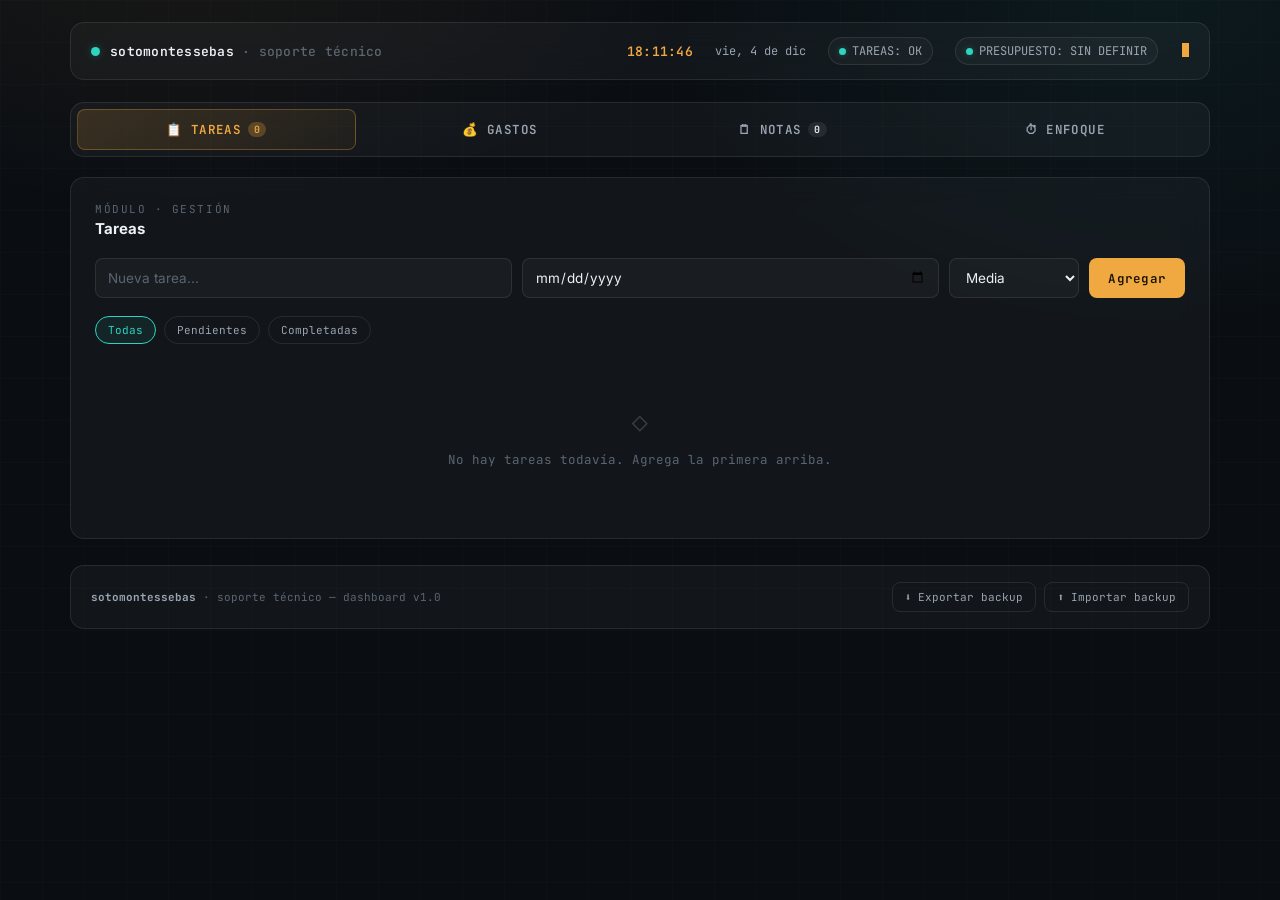
<file: apps/panel/index.html>
<!DOCTYPE html>
<html lang="es">
<head>
<meta charset="UTF-8">
<meta name="viewport" content="width=device-width, initial-scale=1.0">
<title>sotomontessebas · dashboard</title>
<link rel="preconnect" href="https://fonts.googleapis.com">
<link rel="preconnect" href="https://fonts.gstatic.com" crossorigin>
<link href="https://fonts.googleapis.com/css2?family=JetBrains+Mono:wght@400;500;600;700&family=Inter:wght@400;500;600;700&display=swap" rel="stylesheet">
<style>
  :root{
    --bg-void:#0a0e13;
    --bg-void-2:#0d1219;
    --bg-panel: rgba(255,255,255,0.035);
    --bg-panel-hi: rgba(255,255,255,0.06);
    --border-glass: rgba(255,255,255,0.09);
    --border-glass-hi: rgba(255,255,255,0.16);
    --amber:#f0a940;
    --amber-dim:#c9862f;
    --amber-glow: rgba(240,169,64,0.35);
    --teal:#2dd4bf;
    --teal-dim:#1f9c8f;
    --teal-glow: rgba(45,212,191,0.3);
    --danger:#e6553f;
    --danger-dim:#b5402f;
    --text-hi:#eef1f5;
    --text-mid:#9aa5b1;
    --text-low:#5b6672;
    --mono: 'JetBrains Mono', ui-monospace, 'SF Mono', Consolas, monospace;
    --sans: 'Inter', ui-sans-serif, system-ui, -apple-system, sans-serif;
    --radius: 14px;
    --radius-sm: 8px;
  }

  *{box-sizing:border-box; margin:0; padding:0;}

  html,body{height:100%;}

  body{
    font-family: var(--sans);
    background:
      radial-gradient(ellipse 900px 500px at 15% -10%, rgba(240,169,64,0.07), transparent 60%),
      radial-gradient(ellipse 900px 600px at 90% 0%, rgba(45,212,191,0.06), transparent 55%),
      var(--bg-void);
    color: var(--text-hi);
    min-height:100vh;
    position:relative;
    overflow-x:hidden;
  }

  body::before{
    content:"";
    position:fixed; inset:0;
    background-image:
      linear-gradient(rgba(255,255,255,0.015) 1px, transparent 1px),
      linear-gradient(90deg, rgba(255,255,255,0.015) 1px, transparent 1px);
    background-size: 42px 42px;
    pointer-events:none;
    z-index:0;
  }

  .wrap{
    position:relative;
    z-index:1;
    max-width: 1180px;
    margin: 0 auto;
    padding: 22px 20px 60px;
  }

  /* ---------- STATUS HEADER ---------- */
  .statusbar{
    display:flex;
    align-items:center;
    justify-content:space-between;
    gap:16px;
    flex-wrap:wrap;
    background: var(--bg-panel);
    border:1px solid var(--border-glass);
    border-radius: var(--radius);
    padding: 14px 20px;
    backdrop-filter: blur(14px);
    -webkit-backdrop-filter: blur(14px);
    margin-bottom: 22px;
  }

  .brand{
    display:flex;
    align-items:center;
    gap:10px;
    font-family: var(--mono);
  }

  .brand-dot{
    width:9px; height:9px; border-radius:50%;
    background: var(--teal);
    box-shadow: 0 0 10px var(--teal-glow);
    animation: pulse 2.4s ease-in-out infinite;
  }

  @keyframes pulse{
    0%,100%{ opacity:1; transform:scale(1); }
    50%{ opacity:.55; transform:scale(0.82); }
  }

  .brand-text{
    font-size: 13px;
    font-weight:600;
    letter-spacing: 0.02em;
    color: var(--text-hi);
  }
  .brand-text span{ color: var(--text-low); font-weight:500; }

  .status-mid{
    display:flex;
    align-items:center;
    gap: 22px;
    font-family: var(--mono);
    font-size: 12px;
    color: var(--text-mid);
    flex-wrap:wrap;
  }

  .status-clock{
    color: var(--amber);
    font-weight:600;
    font-size:13px;
    letter-spacing: 0.02em;
  }

  .status-chip{
    display:flex; align-items:center; gap:6px;
    padding: 5px 10px;
    border-radius: 999px;
    background: rgba(255,255,255,0.03);
    border: 1px solid var(--border-glass);
  }
  .status-chip .led{
    width:7px;height:7px;border-radius:50%;
    background: var(--teal);
    box-shadow: 0 0 6px var(--teal-glow);
  }
  .status-chip.warn .led{ background: var(--amber); box-shadow:0 0 6px var(--amber-glow); }
  .status-chip.crit .led{ background: var(--danger); box-shadow:0 0 6px rgba(230,85,63,0.4); }

  .cursor{
    display:inline-block;
    width:7px; height:14px;
    background: var(--amber);
    margin-left:2px;
    animation: blink 1.1s steps(1) infinite;
    vertical-align: -2px;
  }
  @keyframes blink{ 50%{ opacity:0; } }

  @media (prefers-reduced-motion: reduce){
    .brand-dot, .cursor{ animation:none; }
  }

  /* ---------- NAV ---------- */
  .nav{
    display:flex;
    gap:6px;
    background: var(--bg-panel);
    border:1px solid var(--border-glass);
    border-radius: var(--radius);
    padding: 6px;
    margin-bottom: 20px;
    overflow-x:auto;
  }
  .nav button{
    flex:1;
    min-width: 110px;
    padding: 11px 14px;
    border-radius: var(--radius-sm);
    border:none;
    background:transparent;
    color: var(--text-mid);
    font-family: var(--mono);
    font-size: 12.5px;
    font-weight:600;
    letter-spacing:0.03em;
    cursor:pointer;
    transition: all .18s ease;
    display:flex; align-items:center; justify-content:center; gap:7px;
  }
  .nav button:hover{ color: var(--text-hi); background: rgba(255,255,255,0.04); }
  .nav button.active{
    background: linear-gradient(135deg, rgba(240,169,64,0.16), rgba(240,169,64,0.05));
    color: var(--amber);
    border: 1px solid rgba(240,169,64,0.3);
  }
  .nav button .tag-count{
    background: rgba(255,255,255,0.08);
    color: var(--text-hi);
    font-size:10px;
    padding: 1px 6px;
    border-radius: 999px;
  }
  .nav button.active .tag-count{ background: rgba(240,169,64,0.25); color:var(--amber); }

  /* ---------- PANEL ---------- */
  .panel{
    background: var(--bg-panel);
    border: 1px solid var(--border-glass);
    border-radius: var(--radius);
    padding: 24px;
    backdrop-filter: blur(14px);
    -webkit-backdrop-filter: blur(14px);
    display:none;
    animation: fadeIn .25s ease;
  }
  .panel.active{ display:block; }
  @keyframes fadeIn{ from{opacity:0; transform:translateY(4px);} to{opacity:1; transform:translateY(0);} }

  .panel-head{
    display:flex;
    justify-content:space-between;
    align-items:flex-end;
    margin-bottom: 20px;
    flex-wrap:wrap;
    gap:10px;
  }
  .panel-title{
    font-family: var(--mono);
    font-size: 11px;
    letter-spacing: 0.14em;
    text-transform:uppercase;
    color: var(--text-low);
  }
  .panel-title b{ color: var(--text-hi); font-size:15px; letter-spacing:normal; text-transform:none; display:block; margin-top:3px; font-family:var(--sans); }

  /* ---------- FORMS ---------- */
  .form-row{
    display:flex;
    gap:10px;
    flex-wrap:wrap;
    margin-bottom: 18px;
  }
  input, select, textarea{
    background: rgba(255,255,255,0.03);
    border: 1px solid var(--border-glass);
    color: var(--text-hi);
    border-radius: var(--radius-sm);
    padding: 10px 12px;
    font-family: var(--sans);
    font-size: 13.5px;
    outline:none;
    transition: border-color .15s ease;
  }
  input::placeholder, textarea::placeholder{ color: var(--text-low); }
  input:focus, select:focus, textarea:focus{ border-color: var(--amber); box-shadow: 0 0 0 3px rgba(240,169,64,0.12); }
  input[type="text"], input[type="number"], input[type="date"]{ flex:1; min-width: 140px; }
  select{ min-width: 130px; }

  textarea{ width:100%; min-height:90px; resize:vertical; font-family: var(--sans); line-height:1.5; }

  .btn{
    font-family: var(--mono);
    font-size: 12.5px;
    font-weight:600;
    letter-spacing:0.02em;
    padding: 10px 18px;
    border-radius: var(--radius-sm);
    border: 1px solid transparent;
    cursor:pointer;
    transition: all .15s ease;
    white-space:nowrap;
  }
  .btn-amber{ background: var(--amber); color:#1a1204; }
  .btn-amber:hover{ background:#ffb958; }
  .btn-teal{ background: var(--teal); color:#04211d; }
  .btn-teal:hover{ background:#4ee6d2; }
  .btn-ghost{ background: transparent; border-color: var(--border-glass); color: var(--text-mid); }
  .btn-ghost:hover{ color: var(--text-hi); border-color: var(--border-glass-hi); }
  .btn-danger-ghost{ background:transparent; border-color: rgba(230,85,63,0.35); color: var(--danger); }
  .btn-danger-ghost:hover{ background: rgba(230,85,63,0.1); }
  .btn:focus-visible{ outline: 2px solid var(--amber); outline-offset:2px; }

  /* ---------- LISTS / ITEMS ---------- */
  .filters{
    display:flex; gap:8px; margin-bottom:16px; flex-wrap:wrap;
  }
  .filter-btn{
    font-family: var(--mono);
    font-size: 11px;
    padding: 6px 12px;
    border-radius:999px;
    border:1px solid var(--border-glass);
    background:transparent;
    color: var(--text-mid);
    cursor:pointer;
  }
  .filter-btn.active{ border-color: var(--teal); color: var(--teal); background: rgba(45,212,191,0.08); }

  .list{ display:flex; flex-direction:column; gap:8px; }

  .item{
    display:flex;
    align-items:center;
    gap:12px;
    padding: 13px 14px;
    background: rgba(255,255,255,0.025);
    border: 1px solid var(--border-glass);
    border-radius: var(--radius-sm);
    transition: border-color .15s ease;
  }
  .item:hover{ border-color: var(--border-glass-hi); }

  .checkbox{
    width:19px; height:19px;
    border-radius:5px;
    border: 1.5px solid var(--text-low);
    cursor:pointer;
    flex-shrink:0;
    display:flex; align-items:center; justify-content:center;
    background:transparent;
    transition: all .15s ease;
  }
  .checkbox.done{ background: var(--teal); border-color: var(--teal); }
  .checkbox.done::after{ content:"✓"; font-size:12px; color:#04211d; font-weight:bold; }

  .item-body{ flex:1; min-width:0; }
  .item-title{ font-size:14px; color:var(--text-hi); word-break:break-word; }
  .item-title.done{ text-decoration: line-through; color: var(--text-low); }
  .item-meta{ font-family:var(--mono); font-size:11px; color:var(--text-low); margin-top:3px; display:flex; gap:10px; flex-wrap:wrap; }

  .badge{
    font-family: var(--mono);
    font-size: 10px;
    padding: 2px 8px;
    border-radius: 999px;
    font-weight:600;
    letter-spacing:0.03em;
    white-space:nowrap;
  }
  .badge-alta{ background: rgba(230,85,63,0.15); color: var(--danger); }
  .badge-media{ background: rgba(240,169,64,0.15); color: var(--amber); }
  .badge-baja{ background: rgba(45,212,191,0.15); color: var(--teal); }
  .badge-overdue{ background: rgba(230,85,63,0.2); color:#ff8a75; }

  .icon-btn{
    width:30px; height:30px;
    border-radius: var(--radius-sm);
    border:1px solid var(--border-glass);
    background:transparent;
    color: var(--text-low);
    cursor:pointer;
    display:flex; align-items:center; justify-content:center;
    flex-shrink:0;
    font-size:14px;
    transition: all .15s ease;
  }
  .icon-btn:hover{ color: var(--danger); border-color: rgba(230,85,63,0.4); background: rgba(230,85,63,0.08); }

  .empty-state{
    text-align:center;
    padding: 46px 20px;
    color: var(--text-low);
    font-family: var(--mono);
    font-size:12.5px;
  }
  .empty-state .glyph{ font-size:26px; margin-bottom:10px; opacity:.5; }

  /* ---------- GASTOS specific ---------- */
  .budget-summary{
    display:grid;
    grid-template-columns: repeat(auto-fit, minmax(180px,1fr));
    gap: 14px;
    margin-bottom: 22px;
  }
  .stat-card{
    background: rgba(255,255,255,0.025);
    border:1px solid var(--border-glass);
    border-radius: var(--radius-sm);
    padding: 16px;
  }
  .stat-label{ font-family:var(--mono); font-size:10.5px; letter-spacing:0.08em; text-transform:uppercase; color:var(--text-low); }
  .stat-value{ font-family:var(--mono); font-size: 24px; font-weight:700; margin-top:6px; color: var(--text-hi); }
  .stat-value.amber{ color: var(--amber); }
  .stat-value.teal{ color: var(--teal); }
  .stat-value.danger{ color: var(--danger); }

  .progress-track{
    height:8px; border-radius:999px;
    background: rgba(255,255,255,0.06);
    margin-top:10px;
    overflow:hidden;
  }
  .progress-fill{
    height:100%;
    background: linear-gradient(90deg, var(--teal), var(--amber));
    border-radius:999px;
    transition: width .3s ease;
  }
  .progress-fill.over{ background: linear-gradient(90deg, var(--amber), var(--danger)); }

  .cat-bars{ display:flex; flex-direction:column; gap:10px; margin-bottom:22px; }
  .cat-bar-row{ display:flex; align-items:center; gap:12px; }
  .cat-bar-label{ font-family:var(--mono); font-size:11.5px; color:var(--text-mid); width:100px; flex-shrink:0; }
  .cat-bar-track{ flex:1; height:10px; background:rgba(255,255,255,0.04); border-radius:999px; overflow:hidden; }
  .cat-bar-fill{ height:100%; border-radius:999px; background: var(--teal); }
  .cat-bar-amt{ font-family:var(--mono); font-size:11.5px; color:var(--text-low); width:90px; text-align:right; flex-shrink:0; }

  /* ---------- ENFOQUE / POMODORO ---------- */
  .pomo-wrap{
    display:flex; flex-direction:column; align-items:center; text-align:center;
    padding: 20px 0 6px;
  }
  .pomo-mode{
    font-family:var(--mono); font-size:11px; letter-spacing:0.16em; text-transform:uppercase;
    color: var(--text-low); margin-bottom: 10px;
  }
  .pomo-mode.focus{ color: var(--amber); }
  .pomo-mode.rest{ color: var(--teal); }
  .pomo-timer{
    font-family: var(--mono);
    font-size: 76px;
    font-weight: 700;
    letter-spacing: 0.02em;
    color: var(--text-hi);
    line-height:1;
    margin-bottom: 22px;
    text-shadow: 0 0 30px rgba(240,169,64,0.15);
  }
  .pomo-controls{ display:flex; gap:10px; margin-bottom: 26px; }
  .pomo-stats{
    display:flex; gap:26px; font-family:var(--mono); font-size:12px; color:var(--text-mid);
    padding-top: 18px; border-top: 1px solid var(--border-glass); width:100%; justify-content:center; flex-wrap:wrap;
  }
  .pomo-stats b{ color: var(--text-hi); display:block; font-size:18px; margin-bottom:2px; }

  /* ---------- FOOTER ---------- */
  .footer{
    margin-top: 26px;
    display:flex;
    justify-content:space-between;
    align-items:center;
    flex-wrap:wrap;
    gap:12px;
    padding: 16px 20px;
    background: var(--bg-panel);
    border: 1px solid var(--border-glass);
    border-radius: var(--radius);
  }
  .footer-brand{
    font-family: var(--mono);
    font-size: 11px;
    color: var(--text-low);
  }
  .footer-brand b{ color: var(--text-mid); }
  .footer-actions{ display:flex; gap:8px; }
  .footer-actions button{
    font-family: var(--mono);
    font-size: 11px;
    padding: 7px 12px;
    border-radius: var(--radius-sm);
    border: 1px solid var(--border-glass);
    background: transparent;
    color: var(--text-mid);
    cursor:pointer;
  }
  .footer-actions button:hover{ color:var(--text-hi); border-color:var(--border-glass-hi); }
  #importFile{ display:none; }

  .toast{
    position: fixed;
    bottom: 24px; left:50%;
    transform: translateX(-50%) translateY(20px);
    background: #12181f;
    border: 1px solid var(--border-glass-hi);
    color: var(--text-hi);
    padding: 12px 20px;
    border-radius: var(--radius-sm);
    font-family: var(--mono);
    font-size: 12.5px;
    opacity:0;
    pointer-events:none;
    transition: all .25s ease;
    z-index: 50;
    box-shadow: 0 10px 30px rgba(0,0,0,0.4);
  }
  .toast.show{ opacity:1; transform: translateX(-50%) translateY(0); }

  @media (max-width:640px){
    .pomo-timer{ font-size:56px; }
    .statusbar{ flex-direction:column; align-items:flex-start; }
    .status-mid{ gap:12px; }
  }
</style>
</head>
<body>

<div class="wrap">

  <!-- STATUS HEADER -->
  <div class="statusbar">
    <div class="brand">
      <div class="brand-dot"></div>
      <div class="brand-text">sotomontessebas <span>· soporte técnico</span></div>
    </div>
    <div class="status-mid">
      <div id="clock" class="status-clock">00:00:00</div>
      <div id="dateLabel">—</div>
      <div class="status-chip" id="chipTareas"><span class="led"></span><span id="chipTareasText">TAREAS: OK</span></div>
      <div class="status-chip" id="chipGastos"><span class="led"></span><span id="chipGastosText">PRESUPUESTO: OK</span></div>
      <div><span class="cursor"></span></div>
    </div>
  </div>

  <!-- NAV -->
  <div class="nav">
    <button class="active" data-panel="tareas">📋 TAREAS <span class="tag-count" id="countTareas">0</span></button>
    <button data-panel="gastos">💰 GASTOS</button>
    <button data-panel="notas">🗒 NOTAS <span class="tag-count" id="countNotas">0</span></button>
    <button data-panel="enfoque">⏱ ENFOQUE</button>
  </div>

  <!-- PANEL: TAREAS -->
  <div class="panel active" id="panel-tareas">
    <div class="panel-head">
      <div class="panel-title">módulo · gestión<b>Tareas</b></div>
    </div>
    <div class="form-row">
      <input type="text" id="taskInput" placeholder="Nueva tarea..." maxlength="140">
      <input type="date" id="taskDate">
      <select id="taskPriority">
        <option value="baja">Baja</option>
        <option value="media" selected>Media</option>
        <option value="alta">Alta</option>
      </select>
      <button class="btn btn-amber" onclick="addTask()">Agregar</button>
    </div>
    <div class="filters">
      <button class="filter-btn active" data-filter="todas" onclick="setTaskFilter('todas')">Todas</button>
      <button class="filter-btn" data-filter="pendientes" onclick="setTaskFilter('pendientes')">Pendientes</button>
      <button class="filter-btn" data-filter="completadas" onclick="setTaskFilter('completadas')">Completadas</button>
    </div>
    <div class="list" id="taskList"></div>
  </div>

  <!-- PANEL: GASTOS -->
  <div class="panel" id="panel-gastos">
    <div class="panel-head">
      <div class="panel-title">módulo · finanzas<b>Gastos del mes</b></div>
    </div>

    <div class="budget-summary">
      <div class="stat-card">
        <div class="stat-label">Gastado este mes</div>
        <div class="stat-value amber" id="statGastado">$0</div>
      </div>
      <div class="stat-card">
        <div class="stat-label">Presupuesto mensual</div>
        <div class="stat-value" id="statPresupuesto">
          <input type="number" id="budgetInput" placeholder="0" style="width:100%; font-family:var(--mono); font-size:20px; font-weight:700; background:transparent; border:none; padding:0; color:var(--text-hi);">
        </div>
      </div>
      <div class="stat-card">
        <div class="stat-label">Disponible</div>
        <div class="stat-value teal" id="statDisponible">$0</div>
      </div>
    </div>
    <div class="progress-track"><div class="progress-fill" id="budgetBar" style="width:0%"></div></div>

    <div style="height:22px"></div>

    <div class="form-row">
      <input type="text" id="expenseDesc" placeholder="Descripción..." maxlength="80">
      <input type="number" id="expenseAmt" placeholder="Monto (COP)" min="0">
      <select id="expenseCat">
        <option>Comida</option>
        <option>Transporte</option>
        <option>Servicios</option>
        <option>Ocio</option>
        <option>Salud</option>
        <option>Otro</option>
      </select>
      <button class="btn btn-amber" onclick="addExpense()">Registrar</button>
    </div>

    <div class="cat-bars" id="catBars"></div>

    <div class="list" id="expenseList"></div>
  </div>

  <!-- PANEL: NOTAS -->
  <div class="panel" id="panel-notas">
    <div class="panel-head">
      <div class="panel-title">módulo · registro<b>Notas rápidas</b></div>
    </div>
    <textarea id="noteInput" placeholder="Escribe una nota..."></textarea>
    <div style="height:10px"></div>
    <div style="display:flex; justify-content:space-between; align-items:center; gap:10px; flex-wrap:wrap;">
      <input type="text" id="noteSearch" placeholder="Buscar notas..." oninput="renderNotes()" style="max-width:220px;">
      <button class="btn btn-teal" onclick="addNote()">Guardar nota</button>
    </div>
    <div style="height:18px"></div>
    <div class="list" id="noteList"></div>
  </div>

  <!-- PANEL: ENFOQUE -->
  <div class="panel" id="panel-enfoque">
    <div class="panel-head">
      <div class="panel-title">módulo · productividad<b>Enfoque (Pomodoro)</b></div>
    </div>
    <div class="pomo-wrap">
      <div class="pomo-mode focus" id="pomoMode">SESIÓN DE ENFOQUE</div>
      <div class="pomo-timer" id="pomoTimer">25:00</div>
      <div class="pomo-controls">
        <button class="btn btn-amber" id="pomoStart" onclick="pomoToggle()">Iniciar</button>
        <button class="btn btn-ghost" onclick="pomoReset()">Reiniciar</button>
      </div>
      <div class="pomo-stats">
        <div><b id="pomoSessionsToday">0</b>sesiones hoy</div>
        <div><b id="pomoMinutesToday">0</b>min. enfocado hoy</div>
      </div>
    </div>
  </div>

  <!-- FOOTER -->
  <div class="footer">
    <div class="footer-brand"><b>sotomontessebas</b> · soporte técnico — dashboard v1.0</div>
    <div class="footer-actions">
      <button onclick="exportData()">⬇ Exportar backup</button>
      <button onclick="document.getElementById('importFile').click()">⬆ Importar backup</button>
    </div>
    <input type="file" id="importFile" accept="application/json" onchange="importData(event)">
  </div>

</div>

<div class="toast" id="toast"></div>

<script>
/* ============ STATE ============ */
const STORAGE_KEYS = {
  tasks: 'ssdash_tasks',
  expenses: 'ssdash_expenses',
  notes: 'ssdash_notes',
  budget: 'ssdash_budget',
  pomo: 'ssdash_pomo_stats'
};

function load(key, fallback){
  try{
    const raw = localStorage.getItem(key);
    return raw ? JSON.parse(raw) : fallback;
  }catch(e){ return fallback; }
}
function save(key, value){
  localStorage.setItem(key, JSON.stringify(value));
}

let tasks = load(STORAGE_KEYS.tasks, []);
let expenses = load(STORAGE_KEYS.expenses, []);
let notes = load(STORAGE_KEYS.notes, []);
let budget = load(STORAGE_KEYS.budget, { monthly: 0 });
let pomoStats = load(STORAGE_KEYS.pomo, {}); // { 'YYYY-MM-DD': {sessions:0, minutes:0} }

let taskFilter = 'todas';

/* ============ TOAST ============ */
let toastTimer;
function showToast(msg){
  const t = document.getElementById('toast');
  t.textContent = msg;
  t.classList.add('show');
  clearTimeout(toastTimer);
  toastTimer = setTimeout(()=> t.classList.remove('show'), 2400);
}

/* ============ NAV ============ */
document.querySelectorAll('.nav button').forEach(btn=>{
  btn.addEventListener('click', ()=>{
    document.querySelectorAll('.nav button').forEach(b=>b.classList.remove('active'));
    document.querySelectorAll('.panel').forEach(p=>p.classList.remove('active'));
    btn.classList.add('active');
    document.getElementById('panel-'+btn.dataset.panel).classList.add('active');
  });
});

/* ============ CLOCK / STATUS ============ */
function updateClock(){
  const now = new Date();
  document.getElementById('clock').textContent = now.toLocaleTimeString('es-CO', { hour12:false });
  document.getElementById('dateLabel').textContent = now.toLocaleDateString('es-CO', { weekday:'short', day:'numeric', month:'short' });
}
setInterval(updateClock, 1000);
updateClock();

function updateStatusChips(){
  const today = new Date(); today.setHours(0,0,0,0);
  const overdue = tasks.filter(t=>!t.done && t.date && new Date(t.date) < today).length;
  const dueToday = tasks.filter(t=>!t.done && t.date && sameDay(new Date(t.date), today)).length;
  const chipT = document.getElementById('chipTareas');
  const chipTText = document.getElementById('chipTareasText');
  chipT.classList.remove('warn','crit');
  if(overdue > 0){ chipT.classList.add('crit'); chipTText.textContent = `TAREAS: ${overdue} VENCIDA(S)`; }
  else if(dueToday > 0){ chipT.classList.add('warn'); chipTText.textContent = `TAREAS: ${dueToday} HOY`; }
  else { chipTText.textContent = 'TAREAS: OK'; }

  const monthTotal = getMonthExpenseTotal();
  const chipG = document.getElementById('chipGastos');
  const chipGText = document.getElementById('chipGastosText');
  chipG.classList.remove('warn','crit');
  if(budget.monthly > 0){
    const ratio = monthTotal / budget.monthly;
    if(ratio >= 1){ chipG.classList.add('crit'); chipGText.textContent = 'PRESUPUESTO: EXCEDIDO'; }
    else if(ratio >= 0.8){ chipG.classList.add('warn'); chipGText.textContent = 'PRESUPUESTO: ' + Math.round(ratio*100) + '%'; }
    else { chipGText.textContent = 'PRESUPUESTO: OK'; }
  } else {
    chipGText.textContent = 'PRESUPUESTO: SIN DEFINIR';
  }
}

function sameDay(a,b){ return a.getFullYear()===b.getFullYear() && a.getMonth()===b.getMonth() && a.getDate()===b.getDate(); }

/* ============ TAREAS ============ */
function addTask(){
  const input = document.getElementById('taskInput');
  const date = document.getElementById('taskDate').value;
  const priority = document.getElementById('taskPriority').value;
  const text = input.value.trim();
  if(!text){ showToast('Escribe una tarea primero'); return; }
  tasks.unshift({ id: Date.now(), text, date: date || null, priority, done:false, createdAt: Date.now() });
  save(STORAGE_KEYS.tasks, tasks);
  input.value=''; document.getElementById('taskDate').value='';
  renderTasks(); updateStatusChips();
}

function toggleTask(id){
  const t = tasks.find(t=>t.id===id);
  if(t){ t.done = !t.done; save(STORAGE_KEYS.tasks, tasks); renderTasks(); updateStatusChips(); }
}
function deleteTask(id){
  tasks = tasks.filter(t=>t.id!==id);
  save(STORAGE_KEYS.tasks, tasks);
  renderTasks(); updateStatusChips();
}
function setTaskFilter(f){
  taskFilter = f;
  document.querySelectorAll('.filter-btn').forEach(b=>b.classList.toggle('active', b.dataset.filter===f));
  renderTasks();
}

function renderTasks(){
  const list = document.getElementById('taskList');
  let filtered = tasks;
  if(taskFilter==='pendientes') filtered = tasks.filter(t=>!t.done);
  if(taskFilter==='completadas') filtered = tasks.filter(t=>t.done);

  document.getElementById('countTareas').textContent = tasks.filter(t=>!t.done).length;

  if(filtered.length===0){
    list.innerHTML = `<div class="empty-state"><div class="glyph">◇</div>No hay tareas ${taskFilter==='todas'?'todavía':'en esta vista'}. Agrega la primera arriba.</div>`;
    return;
  }

  const today = new Date(); today.setHours(0,0,0,0);
  const priorityOrder = { alta:0, media:1, baja:2 };
  filtered = [...filtered].sort((a,b)=>{
    if(a.done !== b.done) return a.done ? 1 : -1;
    return priorityOrder[a.priority]-priorityOrder[b.priority];
  });

  list.innerHTML = filtered.map(t=>{
    const overdue = !t.done && t.date && new Date(t.date) < today;
    const dateLabel = t.date ? new Date(t.date+'T00:00:00').toLocaleDateString('es-CO', { day:'numeric', month:'short' }) : null;
    return `
      <div class="item">
        <div class="checkbox ${t.done?'done':''}" onclick="toggleTask(${t.id})"></div>
        <div class="item-body">
          <div class="item-title ${t.done?'done':''}">${escapeHtml(t.text)}</div>
          <div class="item-meta">
            <span class="badge badge-${t.priority}">${t.priority.toUpperCase()}</span>
            ${dateLabel ? `<span class="${overdue?'badge badge-overdue':''}">${overdue?'⚠ ':'📅 '}${dateLabel}</span>` : ''}
          </div>
        </div>
        <button class="icon-btn" onclick="deleteTask(${t.id})" title="Eliminar" aria-label="Eliminar tarea">✕</button>
      </div>`;
  }).join('');
}

/* ============ GASTOS ============ */
function currentMonthKey(){
  const d = new Date();
  return `${d.getFullYear()}-${String(d.getMonth()+1).padStart(2,'0')}`;
}
function getMonthExpenseTotal(){
  const mk = currentMonthKey();
  return expenses.filter(e=>e.date.startsWith(mk)).reduce((s,e)=>s+e.amount,0);
}
function fmtCOP(n){
  return '$' + Math.round(n).toLocaleString('es-CO');
}

function addExpense(){
  const desc = document.getElementById('expenseDesc').value.trim();
  const amt = parseFloat(document.getElementById('expenseAmt').value);
  const cat = document.getElementById('expenseCat').value;
  if(!desc){ showToast('Escribe una descripción'); return; }
  if(!amt || amt<=0){ showToast('Ingresa un monto válido'); return; }
  expenses.unshift({ id: Date.now(), desc, amount: amt, category: cat, date: new Date().toISOString().slice(0,10) });
  save(STORAGE_KEYS.expenses, expenses);
  document.getElementById('expenseDesc').value='';
  document.getElementById('expenseAmt').value='';
  renderExpenses(); updateStatusChips();
}
function deleteExpense(id){
  expenses = expenses.filter(e=>e.id!==id);
  save(STORAGE_KEYS.expenses, expenses);
  renderExpenses(); updateStatusChips();
}

document.getElementById('budgetInput').addEventListener('input', (e)=>{
  budget.monthly = parseFloat(e.target.value) || 0;
  save(STORAGE_KEYS.budget, budget);
  renderExpenses(); updateStatusChips();
});

function renderExpenses(){
  document.getElementById('budgetInput').value = budget.monthly || '';
  const total = getMonthExpenseTotal();
  document.getElementById('statGastado').textContent = fmtCOP(total);
  const disponible = (budget.monthly||0) - total;
  const dispEl = document.getElementById('statDisponible');
  dispEl.textContent = fmtCOP(Math.abs(disponible));
  dispEl.className = 'stat-value ' + (disponible < 0 ? 'danger' : 'teal');

  const ratio = budget.monthly>0 ? Math.min(total/budget.monthly,1) : 0;
  const bar = document.getElementById('budgetBar');
  bar.style.width = (ratio*100)+'%';
  bar.classList.toggle('over', total > (budget.monthly||Infinity));

  // categorías del mes
  const mk = currentMonthKey();
  const monthExpenses = expenses.filter(e=>e.date.startsWith(mk));
  const cats = {};
  monthExpenses.forEach(e=>{ cats[e.category] = (cats[e.category]||0) + e.amount; });
  const maxCat = Math.max(1, ...Object.values(cats));
  const catBarsEl = document.getElementById('catBars');
  const catNames = Object.keys(cats);
  if(catNames.length===0){
    catBarsEl.innerHTML = '';
  } else {
    catBarsEl.innerHTML = catNames.sort((a,b)=>cats[b]-cats[a]).map(c=>`
      <div class="cat-bar-row">
        <div class="cat-bar-label">${c}</div>
        <div class="cat-bar-track"><div class="cat-bar-fill" style="width:${(cats[c]/maxCat)*100}%"></div></div>
        <div class="cat-bar-amt">${fmtCOP(cats[c])}</div>
      </div>`).join('');
  }

  // lista de movimientos (mes actual, mas recientes primero)
  const list = document.getElementById('expenseList');
  if(monthExpenses.length===0){
    list.innerHTML = `<div class="empty-state"><div class="glyph">◇</div>Sin movimientos este mes. Registra el primero arriba.</div>`;
    return;
  }
  list.innerHTML = monthExpenses.map(e=>`
    <div class="item">
      <div class="item-body">
        <div class="item-title">${escapeHtml(e.desc)}</div>
        <div class="item-meta">
          <span>${e.category}</span>
          <span>${new Date(e.date+'T00:00:00').toLocaleDateString('es-CO',{day:'numeric', month:'short'})}</span>
        </div>
      </div>
      <div style="font-family:var(--mono); font-weight:600; color:var(--text-hi);">${fmtCOP(e.amount)}</div>
      <button class="icon-btn" onclick="deleteExpense(${e.id})" title="Eliminar" aria-label="Eliminar gasto">✕</button>
    </div>`).join('');
}

/* ============ NOTAS ============ */
function addNote(){
  const input = document.getElementById('noteInput');
  const text = input.value.trim();
  if(!text){ showToast('Escribe algo primero'); return; }
  notes.unshift({ id: Date.now(), text, createdAt: Date.now() });
  save(STORAGE_KEYS.notes, notes);
  input.value = '';
  renderNotes();
}
function deleteNote(id){
  notes = notes.filter(n=>n.id!==id);
  save(STORAGE_KEYS.notes, notes);
  renderNotes();
}
function renderNotes(){
  document.getElementById('countNotas').textContent = notes.length;
  const q = document.getElementById('noteSearch').value.trim().toLowerCase();
  const filtered = q ? notes.filter(n=>n.text.toLowerCase().includes(q)) : notes;
  const list = document.getElementById('noteList');
  if(filtered.length===0){
    list.innerHTML = `<div class="empty-state"><div class="glyph">◇</div>${q ? 'Sin resultados para tu búsqueda.' : 'Sin notas todavía. Escribe la primera arriba.'}</div>`;
    return;
  }
  list.innerHTML = filtered.map(n=>`
    <div class="item" style="align-items:flex-start;">
      <div class="item-body">
        <div class="item-title" style="white-space:pre-wrap;">${escapeHtml(n.text)}</div>
        <div class="item-meta">${new Date(n.createdAt).toLocaleString('es-CO',{day:'numeric', month:'short', hour:'2-digit', minute:'2-digit'})}</div>
      </div>
      <button class="icon-btn" onclick="deleteNote(${n.id})" title="Eliminar" aria-label="Eliminar nota">✕</button>
    </div>`).join('');
}

/* ============ ENFOQUE / POMODORO ============ */
const POMO_FOCUS = 25*60;
const POMO_REST = 5*60;
let pomoSecondsLeft = POMO_FOCUS;
let pomoRunning = false;
let pomoIsFocus = true;
let pomoInterval = null;

function todayKey(){ return new Date().toISOString().slice(0,10); }

function pomoFormat(s){
  const m = Math.floor(s/60).toString().padStart(2,'0');
  const sec = (s%60).toString().padStart(2,'0');
  return `${m}:${sec}`;
}

function renderPomo(){
  document.getElementById('pomoTimer').textContent = pomoFormat(pomoSecondsLeft);
  const modeEl = document.getElementById('pomoMode');
  modeEl.textContent = pomoIsFocus ? 'SESIÓN DE ENFOQUE' : 'DESCANSO';
  modeEl.className = 'pomo-mode ' + (pomoIsFocus ? 'focus' : 'rest');
  document.getElementById('pomoStart').textContent = pomoRunning ? 'Pausar' : 'Iniciar';

  const stats = pomoStats[todayKey()] || { sessions:0, minutes:0 };
  document.getElementById('pomoSessionsToday').textContent = stats.sessions;
  document.getElementById('pomoMinutesToday').textContent = stats.minutes;
}

function pomoToggle(){
  pomoRunning = !pomoRunning;
  if(pomoRunning){
    pomoInterval = setInterval(pomoTick, 1000);
  } else {
    clearInterval(pomoInterval);
  }
  renderPomo();
}

function pomoTick(){
  pomoSecondsLeft--;
  if(pomoSecondsLeft <= 0){
    if(pomoIsFocus){
      const k = todayKey();
      if(!pomoStats[k]) pomoStats[k] = { sessions:0, minutes:0 };
      pomoStats[k].sessions += 1;
      pomoStats[k].minutes += 25;
      save(STORAGE_KEYS.pomo, pomoStats);
      showToast('Sesión de enfoque completada — hora de descansar');
    } else {
      showToast('Descanso terminado — de vuelta al enfoque');
    }
    pomoIsFocus = !pomoIsFocus;
    pomoSecondsLeft = pomoIsFocus ? POMO_FOCUS : POMO_REST;
    playBeep();
  }
  renderPomo();
}

function pomoReset(){
  clearInterval(pomoInterval);
  pomoRunning = false;
  pomoIsFocus = true;
  pomoSecondsLeft = POMO_FOCUS;
  renderPomo();
}

function playBeep(){
  try{
    const ctx = new (window.AudioContext || window.webkitAudioContext)();
    const osc = ctx.createOscillator();
    const gain = ctx.createGain();
    osc.type = 'sine';
    osc.frequency.value = 880;
    gain.gain.value = 0.08;
    osc.connect(gain); gain.connect(ctx.destination);
    osc.start();
    setTimeout(()=>{ osc.stop(); ctx.close(); }, 260);
  }catch(e){ /* audio not available, ignore */ }
}

/* ============ BACKUP / RESTORE ============ */
function exportData(){
  const payload = {
    exportedAt: new Date().toISOString(),
    tasks, expenses, notes, budget, pomoStats
  };
  const blob = new Blob([JSON.stringify(payload, null, 2)], { type:'application/json' });
  const url = URL.createObjectURL(blob);
  const a = document.createElement('a');
  a.href = url;
  a.download = `sotomontessebas-dashboard-backup-${new Date().toISOString().slice(0,10)}.json`;
  a.click();
  URL.revokeObjectURL(url);
  showToast('Backup exportado');
}

function importData(event){
  const file = event.target.files[0];
  if(!file) return;
  const reader = new FileReader();
  reader.onload = (e)=>{
    try{
      const data = JSON.parse(e.target.result);
      tasks = data.tasks || [];
      expenses = data.expenses || [];
      notes = data.notes || [];
      budget = data.budget || { monthly:0 };
      pomoStats = data.pomoStats || {};
      save(STORAGE_KEYS.tasks, tasks);
      save(STORAGE_KEYS.expenses, expenses);
      save(STORAGE_KEYS.notes, notes);
      save(STORAGE_KEYS.budget, budget);
      save(STORAGE_KEYS.pomo, pomoStats);
      renderAll();
      showToast('Backup importado correctamente');
    }catch(err){
      showToast('Error al leer el archivo de backup');
    }
  };
  reader.readAsText(file);
  event.target.value = '';
}

/* ============ UTIL ============ */
function escapeHtml(str){
  const div = document.createElement('div');
  div.textContent = str;
  return div.innerHTML;
}

/* ============ INIT ============ */
function renderAll(){
  renderTasks();
  renderExpenses();
  renderNotes();
  renderPomo();
  updateStatusChips();
}
renderAll();
</script>
</body>
</html>
</file>
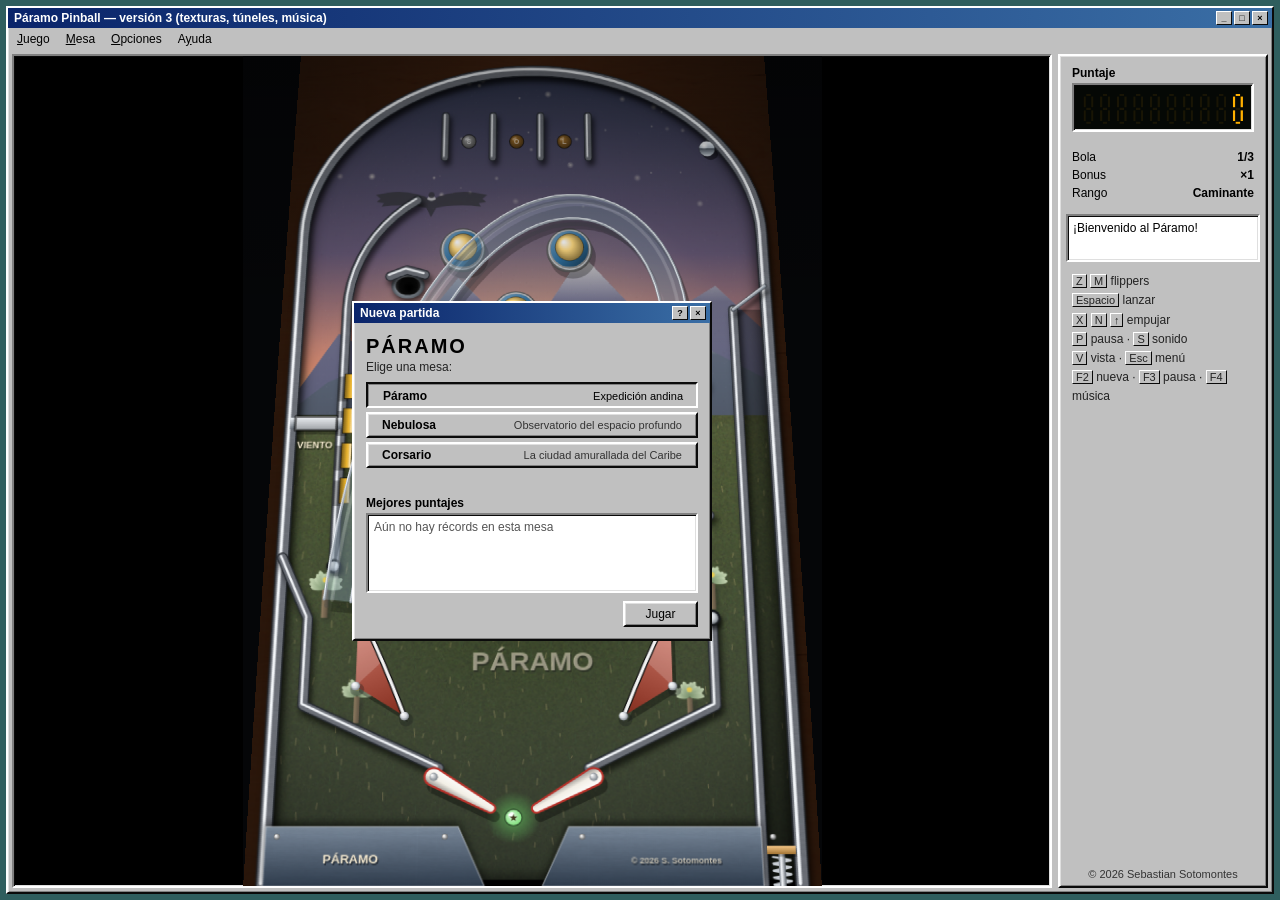
<file: apps/pinball/index.html>
<!doctype html>
<html lang="es">
<head>
<meta charset="utf-8">
<meta name="viewport" content="width=device-width, initial-scale=1, viewport-fit=cover">
<title>Páramo Pinball</title>
<meta name="description" content="Pinball para navegador con tres mesas originales. © 2026 Sebastian Sotomontes.">
<meta name="author" content="Sebastian Sotomontes">
<link rel="icon" href="data:image/svg+xml,%3Csvg xmlns='http://www.w3.org/2000/svg' viewBox='0 0 32 32'%3E%3Crect width='32' height='32' fill='%23008080'/%3E%3Ccircle cx='13' cy='13' r='8' fill='%23c0c0c0' stroke='%23000'/%3E%3Ccircle cx='11' cy='11' r='3' fill='%23fff'/%3E%3C/svg%3E">
<style>
  :root {
    --face: #c0c0c0; --hi: #ffffff; --lo: #808080; --dk: #0a0a0a; --desk: #2f5e5e;
    --title1: #0a246a; --title2: #3a6ea5; --text: #000;
  }
  * { box-sizing: border-box; }
  html, body { margin: 0; height: 100%; background: var(--desk); color: var(--text);
    font-family: Tahoma, "MS Sans Serif", "Segoe UI", Verdana, sans-serif; font-size: 12px; overflow: hidden; touch-action: none; user-select: none; -webkit-user-select: none; }
  .bevel { background: var(--face); border: 2px solid; border-color: var(--hi) var(--dk) var(--dk) var(--hi); box-shadow: inset 1px 1px 0 #dfdfdf, inset -1px -1px 0 var(--lo); }
  .sunken { border: 2px solid; border-color: var(--lo) var(--hi) var(--hi) var(--lo); box-shadow: inset 1px 1px 0 var(--dk), inset -1px -1px 0 #dfdfdf; }
  .titlebar { background: linear-gradient(90deg, var(--title1), var(--title2)); color: #fff; font-weight: bold; padding: 3px 4px 3px 6px; display: flex; align-items: center; justify-content: space-between; gap: 8px; }
  .titlebar .tb-btns { display: flex; gap: 2px; }
  .titlebar .tb-btns span { width: 16px; height: 14px; display: inline-grid; place-items: center; font-size: 9px; line-height: 1; color: #000; background: var(--face); border: 1px solid; border-color: var(--hi) var(--dk) var(--dk) var(--hi); }
  button.w95 { font: inherit; background: var(--face); color: #000; border: 2px solid; border-color: var(--hi) var(--dk) var(--dk) var(--hi); box-shadow: inset 1px 1px 0 #dfdfdf, inset -1px -1px 0 var(--lo); padding: 4px 14px; min-width: 75px; cursor: default; }
  button.w95:active, button.w95.on { border-color: var(--dk) var(--hi) var(--hi) var(--dk); box-shadow: inset 1px 1px 0 var(--lo); padding: 5px 13px 3px 15px; }
  button.w95:focus-visible { outline: 1px dotted #000; outline-offset: -5px; }

  #win { position: absolute; inset: 6px; display: flex; flex-direction: column; }
  .menubar { display: flex; gap: 2px; padding: 2px 2px; }
  .menubar span { padding: 2px 7px; }
  .menubar span u { text-decoration: underline; }
  .menubar span[data-menu]:hover, .menubar span.open { background: var(--title1); color: #fff; }
  .dropdown { position: fixed; z-index: 50; min-width: 200px; padding: 2px; }
  .dropdown .mi { display: flex; justify-content: space-between; gap: 24px; padding: 3px 16px 3px 20px; }
  .dropdown .mi:hover { background: var(--title1); color: #fff; }
  .dropdown hr { border: 0; border-top: 1px solid var(--lo); border-bottom: 1px solid var(--hi); margin: 3px 2px; }
  #body { flex: 1; min-height: 0; display: flex; gap: 6px; padding: 4px; }
  #stage { flex: 1; min-width: 0; min-height: 0; display: flex; align-items: center; justify-content: center; position: relative; background: #000; }
  canvas#table { display: block; }

  /* panel lateral */
  #panel { width: 210px; flex: none; display: flex; flex-direction: column; gap: 6px; padding: 6px; }
  .field { padding: 4px 6px 6px; }
  .field legend, .lbl { font-weight: bold; margin-bottom: 3px; display: block; }
  .lcd { background: #050805; padding: 6px; }
  .lcd canvas { display: block; width: 100%; height: auto; }
  .row { display: flex; justify-content: space-between; padding: 2px 0; }
  .row b { font-weight: bold; }
  #msg { min-height: 48px; background: #fff; padding: 4px 5px; line-height: 1.35; }
  #mission .bar { height: 12px; margin-top: 4px; background: #fff; padding: 1px; }
  #mbar { height: 100%; width: 0; background: repeating-linear-gradient(90deg, var(--title1) 0 8px, transparent 8px 10px); }
  #mission span { display: block; margin-top: 2px; }
  .keys { line-height: 1.6; color: #222; }
  .keys kbd { font-family: inherit; background: var(--face); border: 1px solid; border-color: var(--hi) var(--dk) var(--dk) var(--hi); padding: 0 3px; font-size: 11px; }
  .credit { margin-top: auto; color: #333; font-size: 11px; text-align: center; }

  /* diálogo de inicio */
  #overlay { position: absolute; inset: 0; display: flex; align-items: center; justify-content: center; }
  #overlay.hidden { display: none; }
  .dialog { width: min(360px, 94%); }
  .dialog .content { padding: 10px 12px 12px; }
  #title { font-size: 20px; font-weight: bold; letter-spacing: 2px; margin: 2px 0 2px; }
  .sub { margin-bottom: 8px; color: #222; }
  #picker { display: flex; flex-direction: column; gap: 4px; margin-bottom: 10px; }
  #picker .tbl { display: flex; justify-content: space-between; align-items: baseline; text-align: left; width: 100%; }
  #picker .tbl small { color: #333; font-size: 11px; margin-left: 8px; }
  #picker .tbl.on small { color: #000; }
  #final { font-weight: bold; min-height: 1em; margin-bottom: 6px; }
  .actions { display: flex; justify-content: flex-end; gap: 6px; margin-top: 8px; }
  ol#scores { list-style: none; margin: 0; padding: 4px 6px; background: #fff; min-height: 80px; font-variant-numeric: tabular-nums; }
  ol#scores li { display: grid; grid-template-columns: 18px 1fr auto; gap: 6px; padding: 1px 0; }
  ol#scores li i { color: #555; font-style: normal; }
  ol#scores li.empty { display: block; color: #555; }
  #paused { position: absolute; top: 40%; left: 50%; transform: translate(-50%, -50%); padding: 10px 24px; font-weight: bold; font-size: 16px; }

  @media (max-width: 760px) {
    #win { inset: 0; }
    .menubar { display: none; }
    #body { flex-direction: column-reverse; padding: 2px; gap: 2px; }
    #panel { width: auto; flex-direction: row; flex-wrap: wrap; padding: 3px; gap: 3px; }
    #panel > * { flex: 1 1 45%; }
    #panel .keys, #panel .credit { display: none; }
    #msg { min-height: 0; flex-basis: 100%; }
  }
</style>
</head>
<body>
<div id="win" class="bevel">
  <div class="titlebar"><span>Páramo Pinball — versión 3 (texturas, túneles, música)</span><span class="tb-btns"><span>_</span><span>□</span><span>×</span></span></div>
  <div class="menubar"><span data-menu="juego"><u>J</u>uego</span><span data-menu="mesa"><u>M</u>esa</span><span data-menu="opciones"><u>O</u>pciones</span><span data-menu="ayuda">A<u>y</u>uda</span></div>
  <div id="body">
    <div id="stage" class="sunken">
      <canvas id="table" width="600" height="1000" aria-label="Mesa de pinball"></canvas>
      <div id="paused" class="bevel" hidden>Pausa</div>
      <div id="overlay">
        <div class="dialog bevel">
          <div class="titlebar"><span>Nueva partida</span><span class="tb-btns"><span>?</span><span>×</span></span></div>
          <div class="content">
            <div id="title">PÁRAMO</div>
            <div class="sub">Elige una mesa:</div>
            <div id="picker" role="group" aria-label="Mesas"></div>
            <div id="final"></div>
            <span class="lbl">Mejores puntajes</span>
            <ol id="scores" class="sunken"></ol>
            <div class="actions"><button id="play" class="w95">Jugar</button></div>
          </div>
        </div>
      </div>
    </div>
    <div id="panel" class="bevel">
      <div class="field"><span class="lbl">Puntaje</span><div class="lcd sunken"><canvas id="scoreSeg" width="360" height="72"></canvas></div><span id="score" hidden>0</span></div>
      <div class="field">
        <div class="row"><span>Bola</span><b id="ball">1/3</b></div>
        <div class="row"><span>Bonus</span><b id="mult">×1</b></div>
        <div class="row"><span>Rango</span><b id="rank">—</b></div>
      </div>
      <div id="msg" class="sunken"></div>
      <div id="mission" class="field" hidden><b></b><span></span><div class="bar sunken"><div id="mbar"></div></div></div>
      <div class="field keys">
        <kbd>Z</kbd> <kbd>M</kbd> flippers<br>
        <kbd>Espacio</kbd> lanzar<br>
        <kbd>X</kbd> <kbd>N</kbd> <kbd>↑</kbd> empujar<br>
        <kbd>P</kbd> pausa · <kbd>S</kbd> sonido<br>
        <kbd>V</kbd> vista · <kbd>Esc</kbd> menú<br>
        <kbd>F2</kbd> nueva · <kbd>F3</kbd> pausa · <kbd>F4</kbd> música
      </div>
      <div class="credit">© 2026 Sebastian Sotomontes</div>
    </div>
  </div>
</div>
<script src="src/physics.js?v=202611072034"></script>
<script src="src/tablekit.js?v=202611072034"></script>
<script src="src/tables/paramo.js?v=202611072034"></script>
<script src="src/tables/nebulosa.js?v=202611072034"></script>
<script src="src/tables/corsario.js?v=202611072034"></script>
<script src="src/game.js?v=202611072034"></script>
<script src="src/bot.js?v=202611072034"></script>
<script src="src/audio.js?v=202611072034"></script>
<script src="src/render.js?v=202611072034"></script>
<script src="src/main.js?v=202611072034"></script>
</body>
</html>
</file>
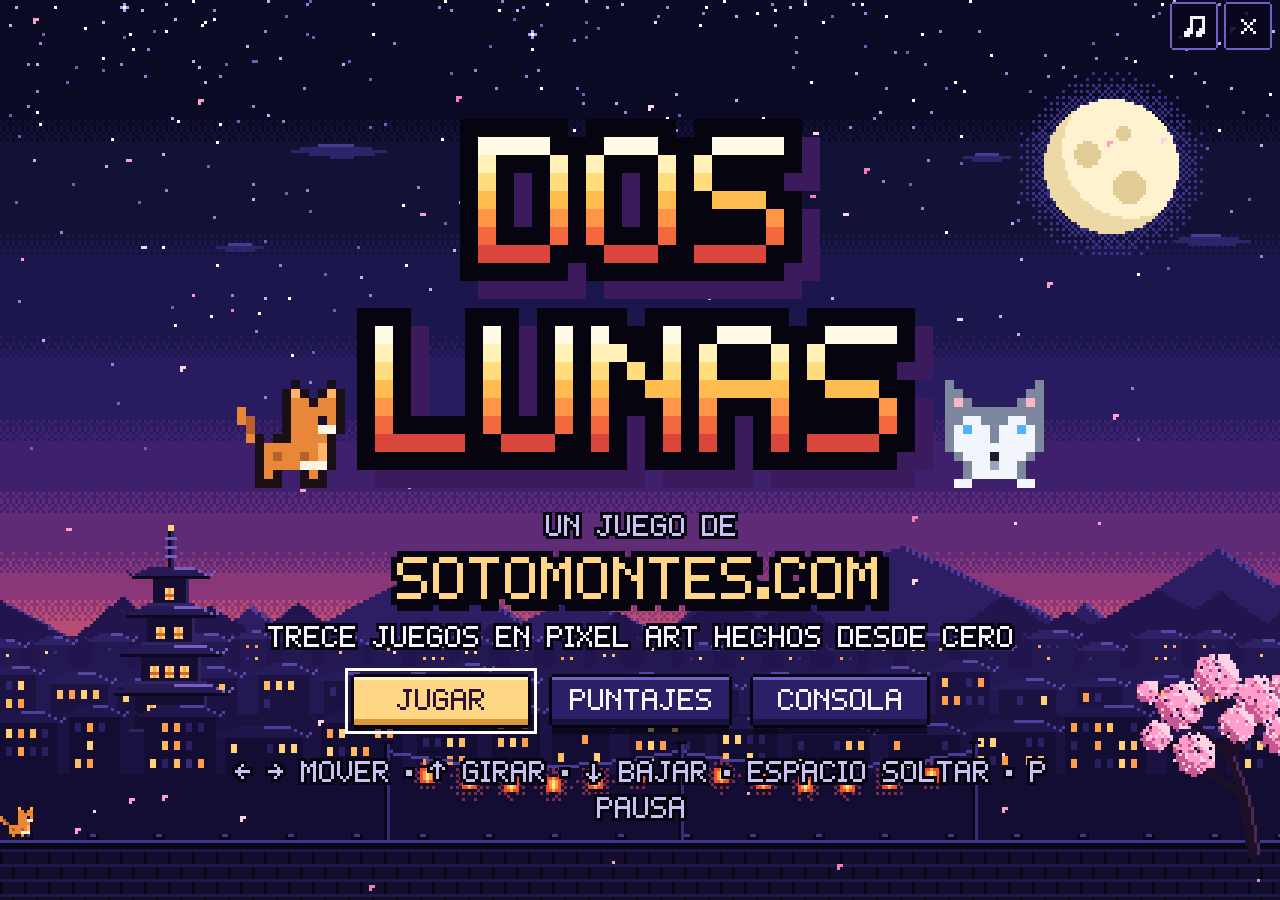
<file: juegos/dos-lunas/index.html>
<!doctype html>
<html lang="es">
<head>
  <meta charset="utf-8">
  <meta name="viewport" content="width=device-width, initial-scale=1, viewport-fit=cover">
  <title>Dos Lunas · Sotos</title>
  <meta name="description" content="Trece juegos en pixel art hechos desde cero por Sebastian Sotomontes.">
  <link rel="icon" href="icono.svg" type="image/svg+xml">
  <style>html, body { margin: 0; height: 100%; background: #0a0b1e; overflow: hidden; }</style>
</head>
<body>
  <div id="juego"></div>
  <noscript>Dos Lunas necesita JavaScript para funcionar.</noscript>
  <script src="app.js" defer></script>
</body>
</html>
</file>
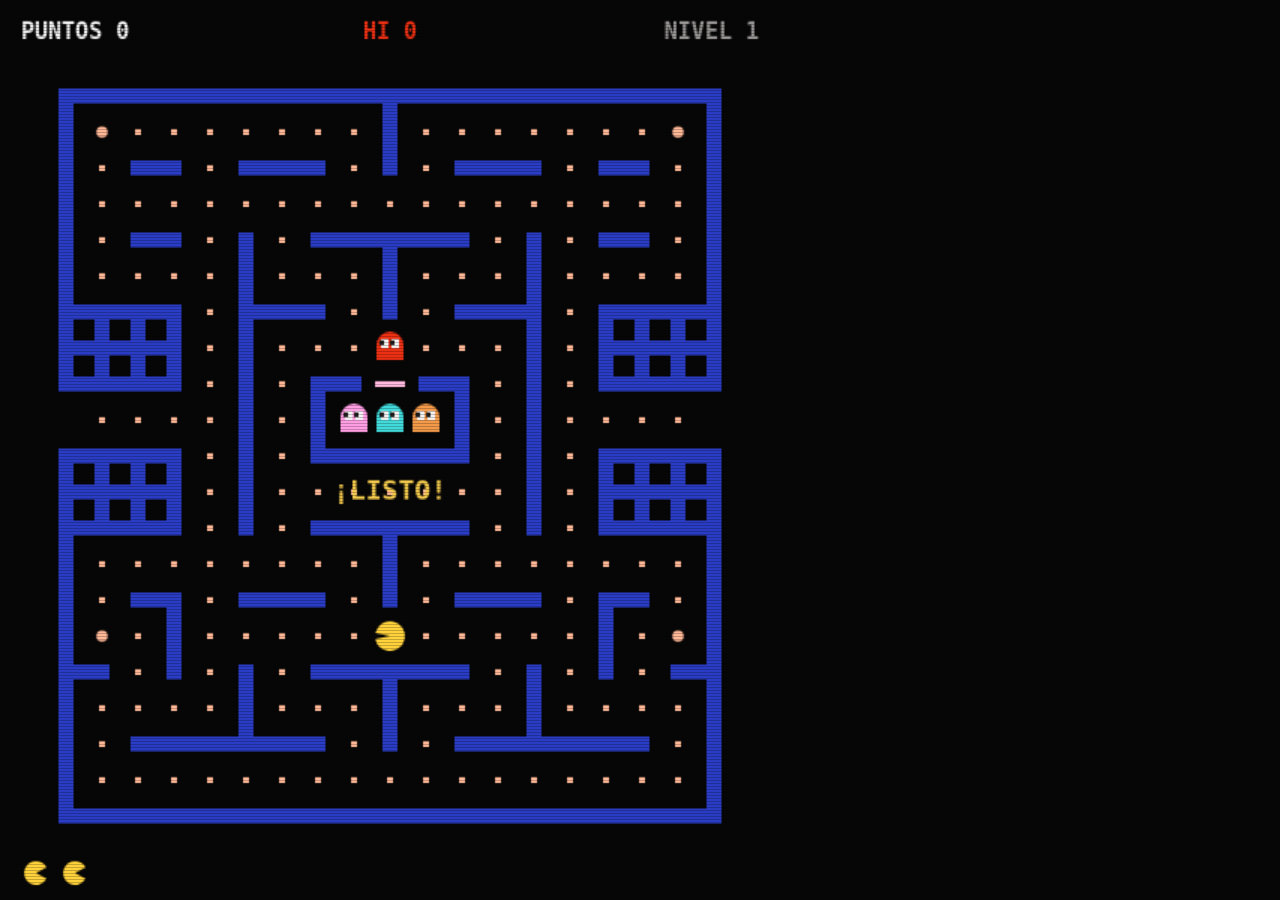
<file: juegos/sala/index.html>
<!doctype html>
<html lang="es">
<head>
  <meta charset="utf-8">
  <meta name="viewport" content="width=device-width, initial-scale=1">
  <title>Sala clásica · Sotos</title>
  <style>html, body { margin: 0; height: 100%; background: #060606; overflow: hidden; } arcade-solo { display: block; height: 100%; }</style>
  <script src="arcade.js"></script>
</head>
<body>
<script>
  // Un juego de la Sala clásica, solo · © 2026 Sebastian Sotomontes
  const juego = new URLSearchParams(location.search).get("juego") || "pac";
  const el = document.createElement("arcade-solo"); el.setAttribute("game", juego); document.body.appendChild(el);
  el.addEventListener("arcade-exit", () => { try { parent.postMessage({ type: "sotos-game-close", game: "sala-" + juego }, location.origin); } catch (e) {} });
</script>
</body>
</html>
</file>
